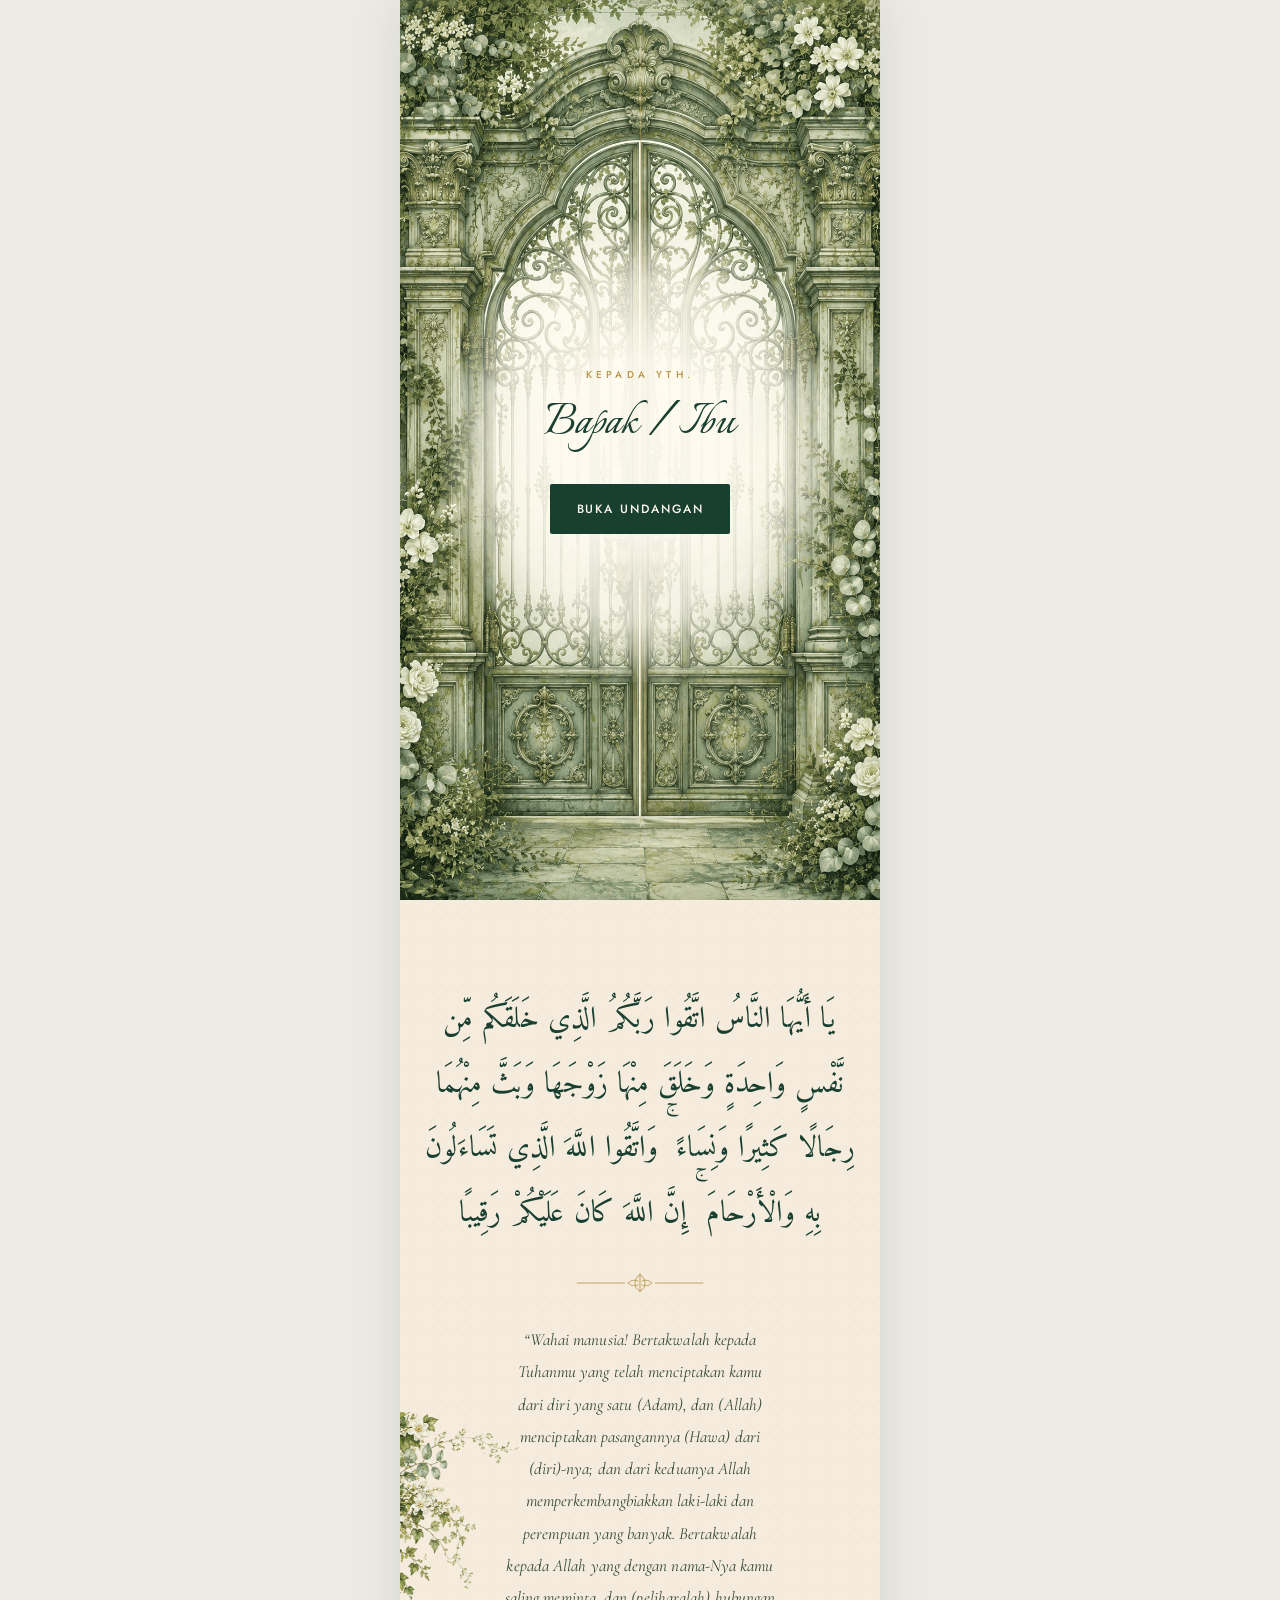
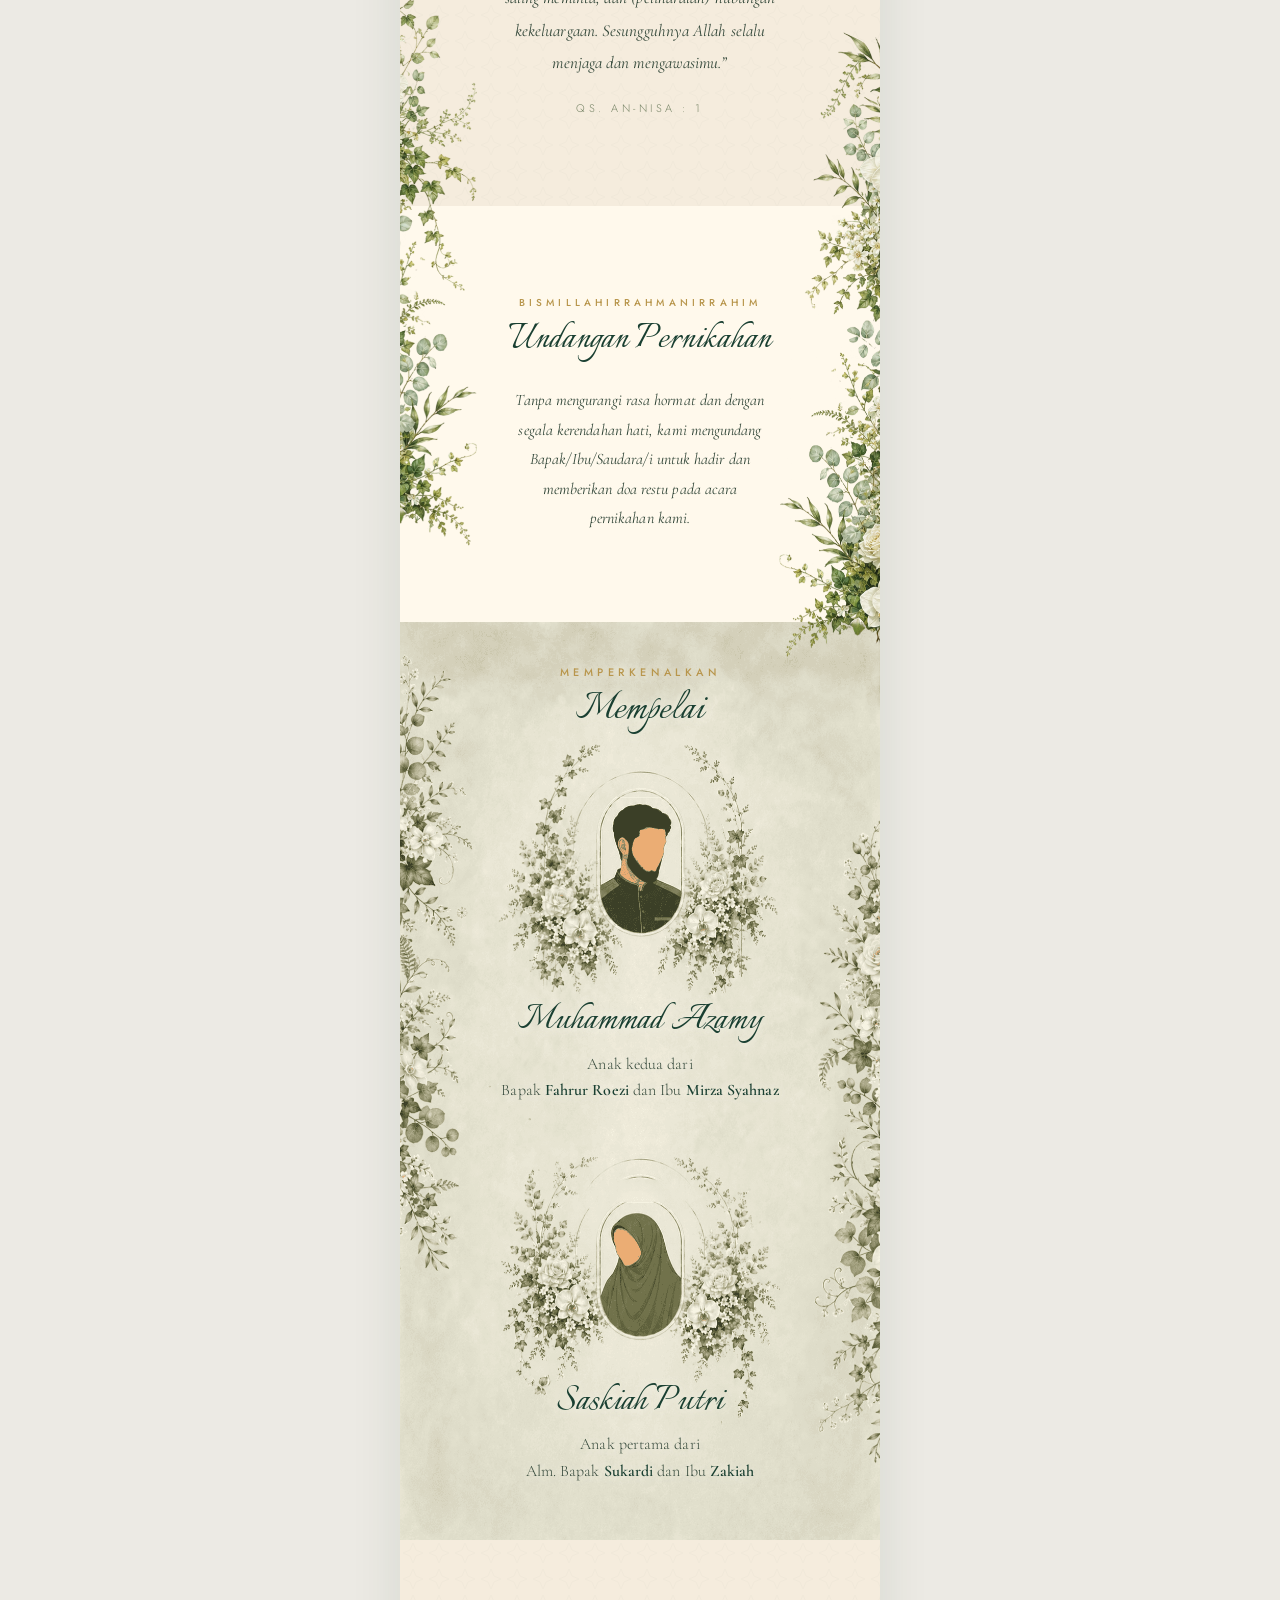
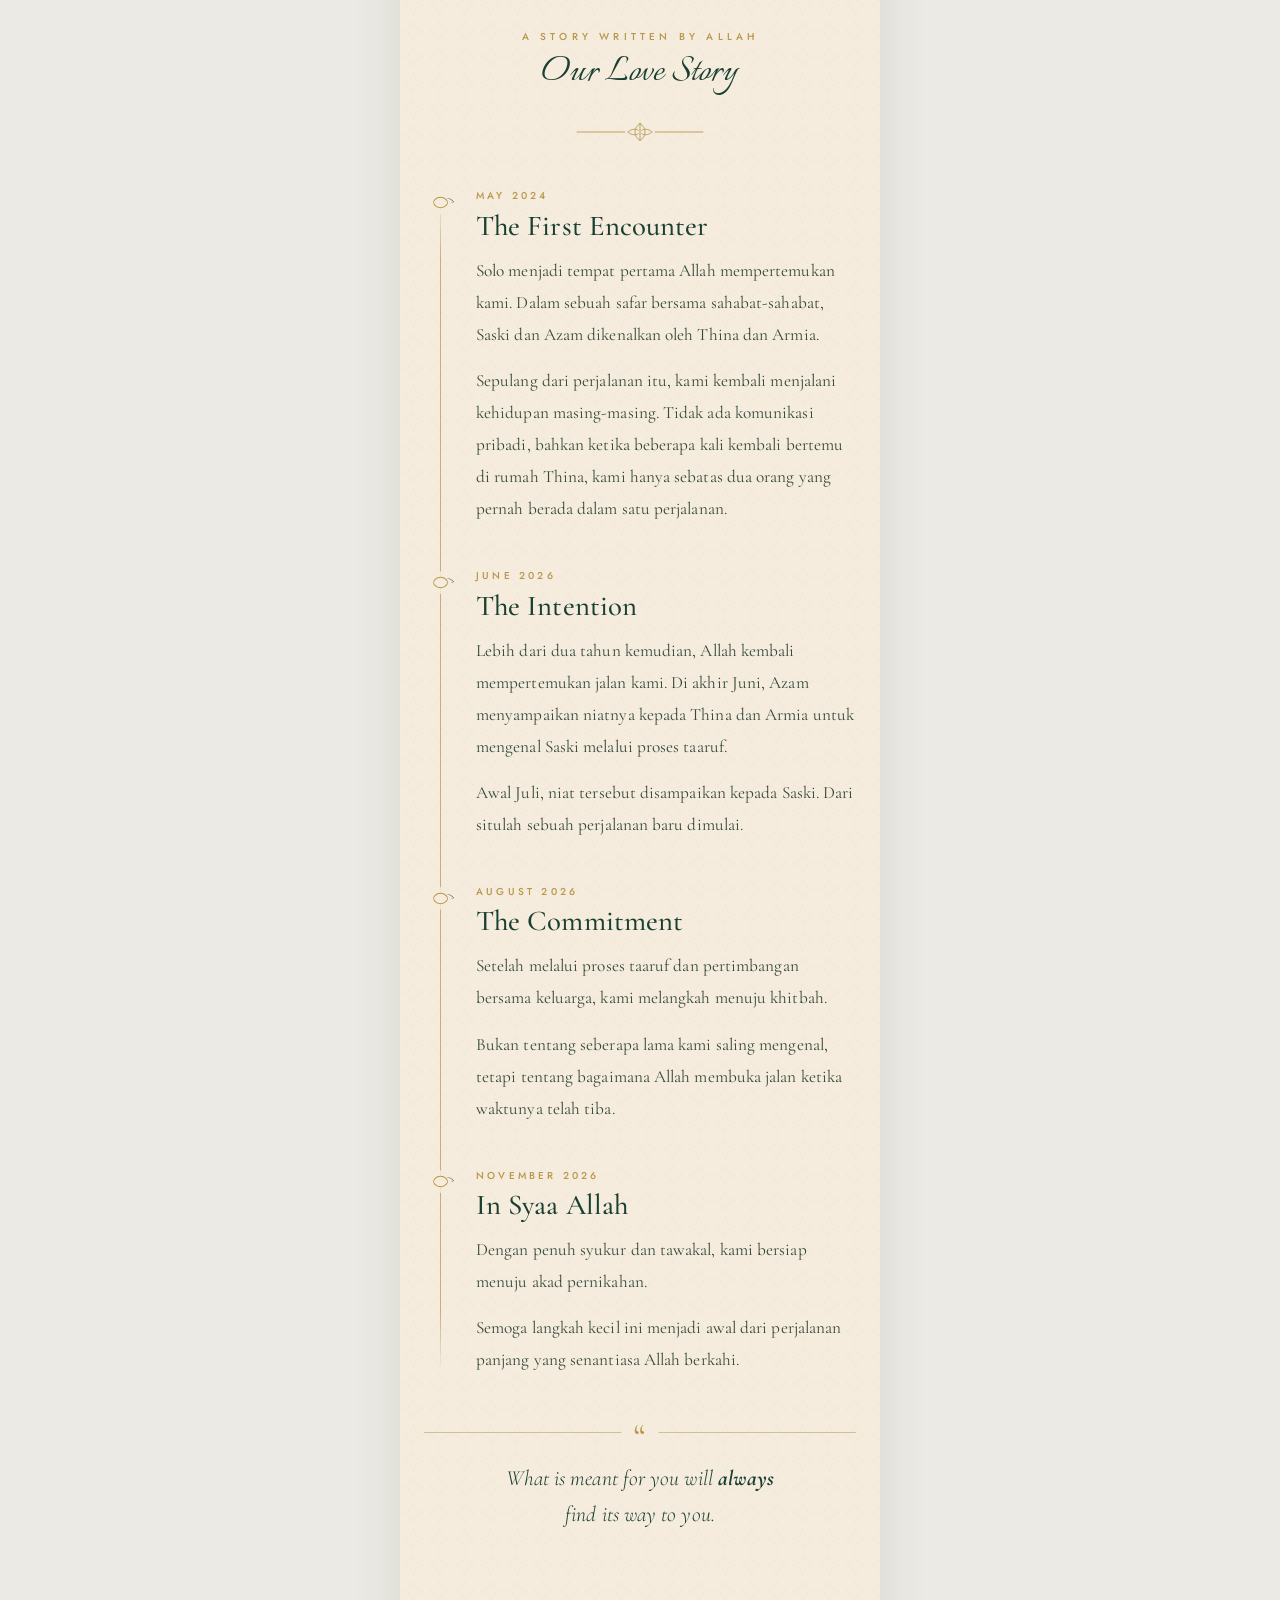
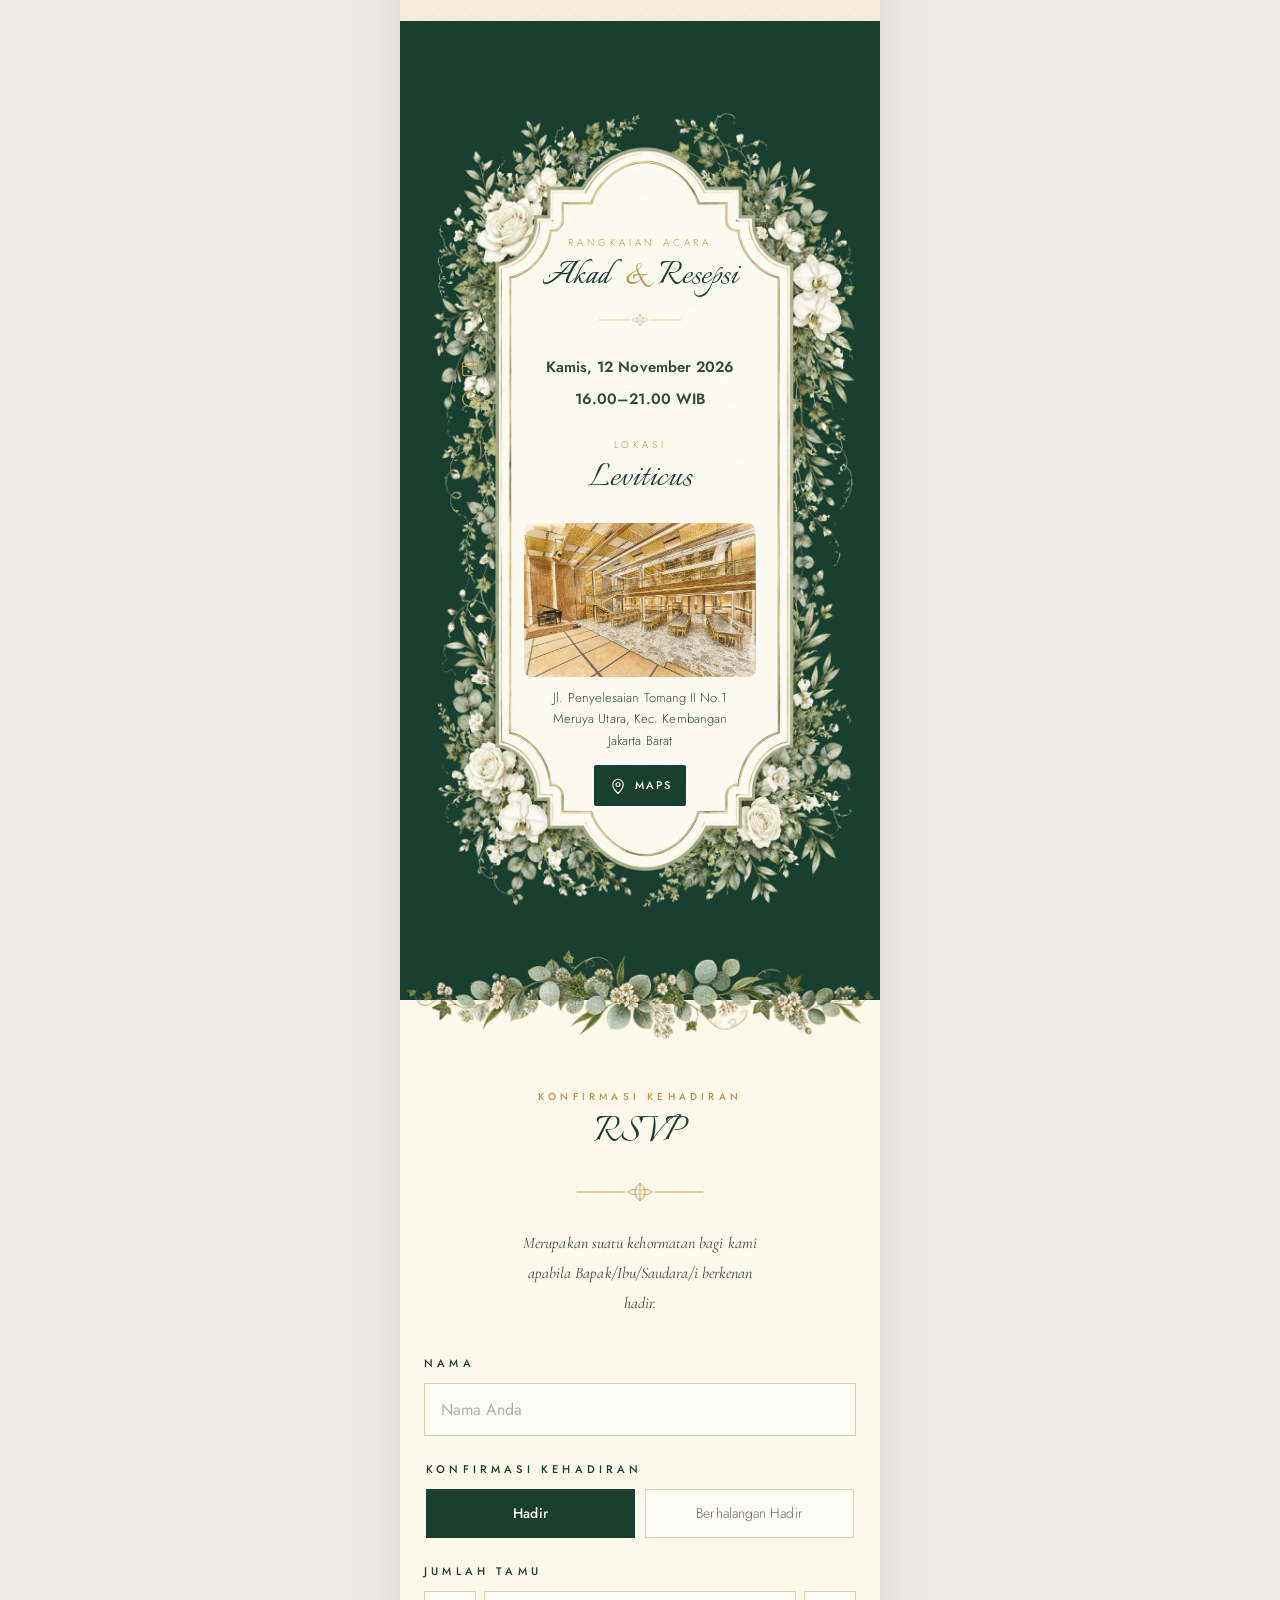
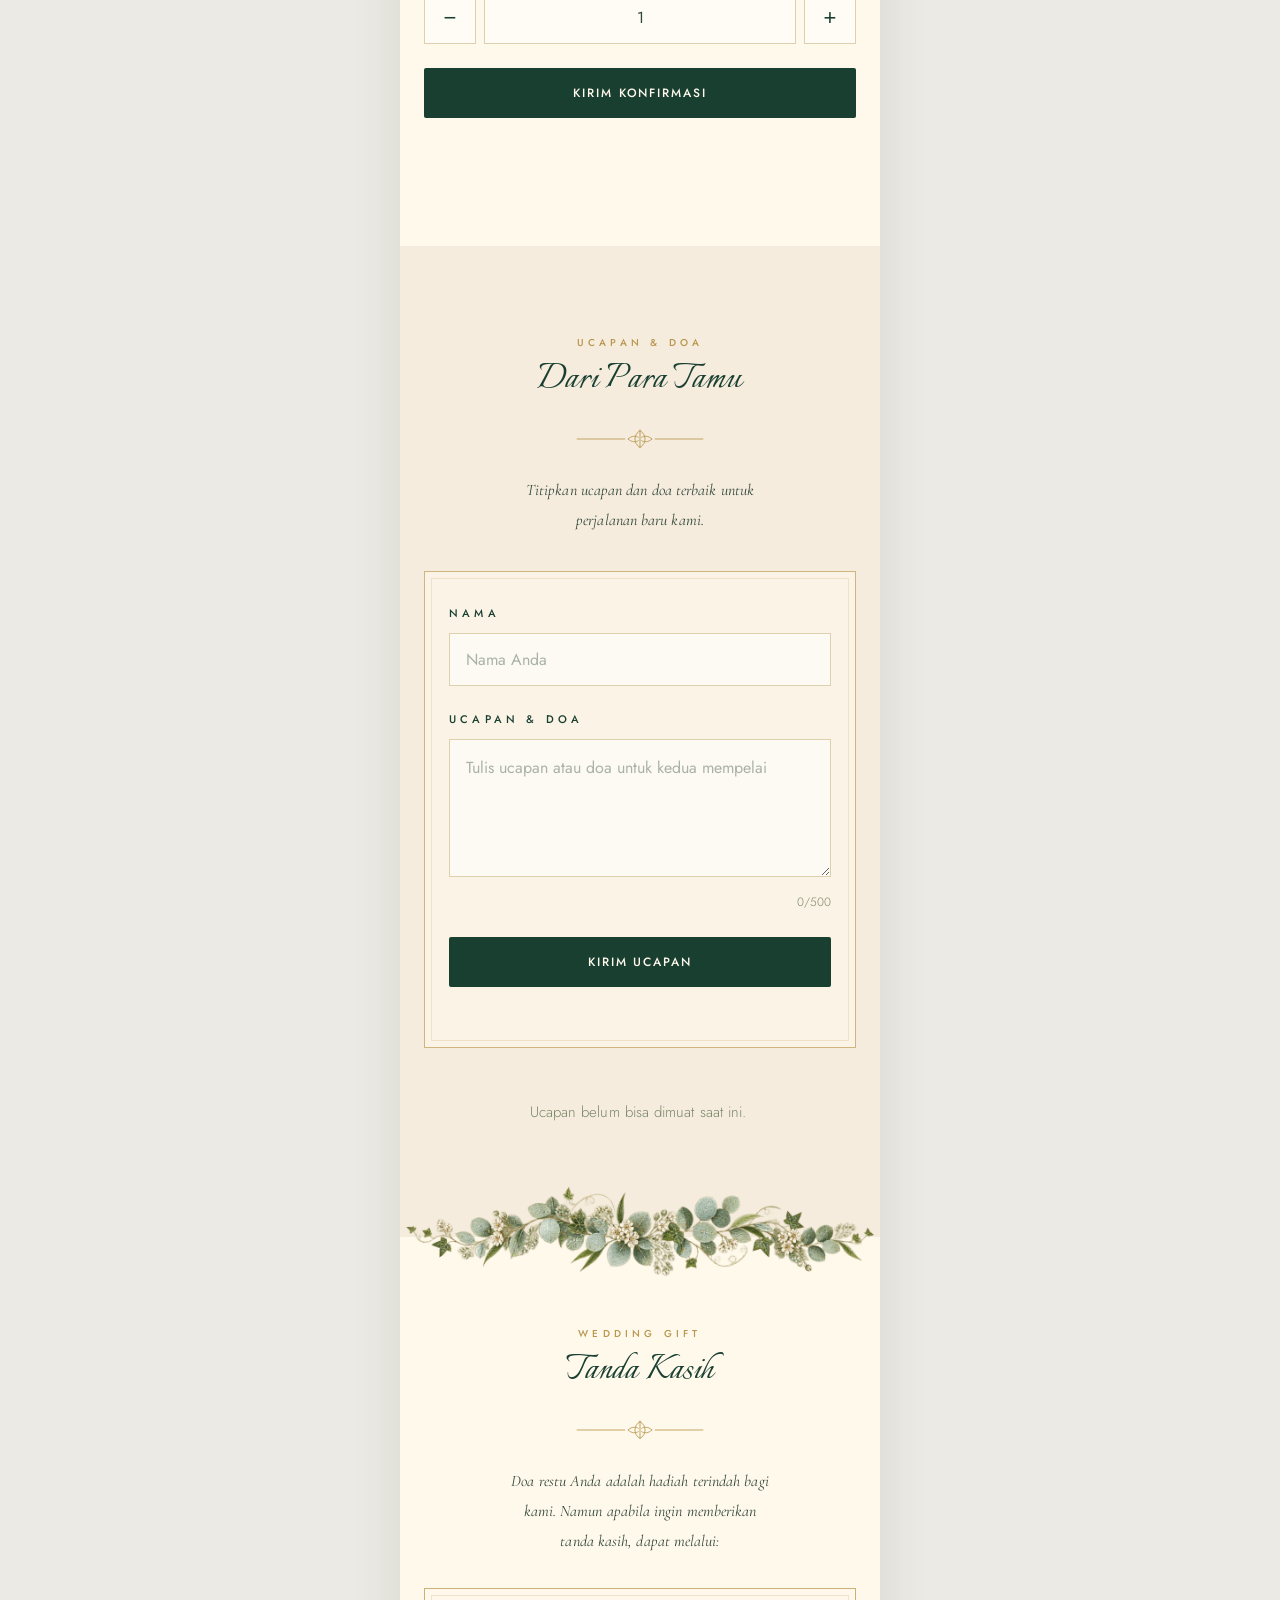
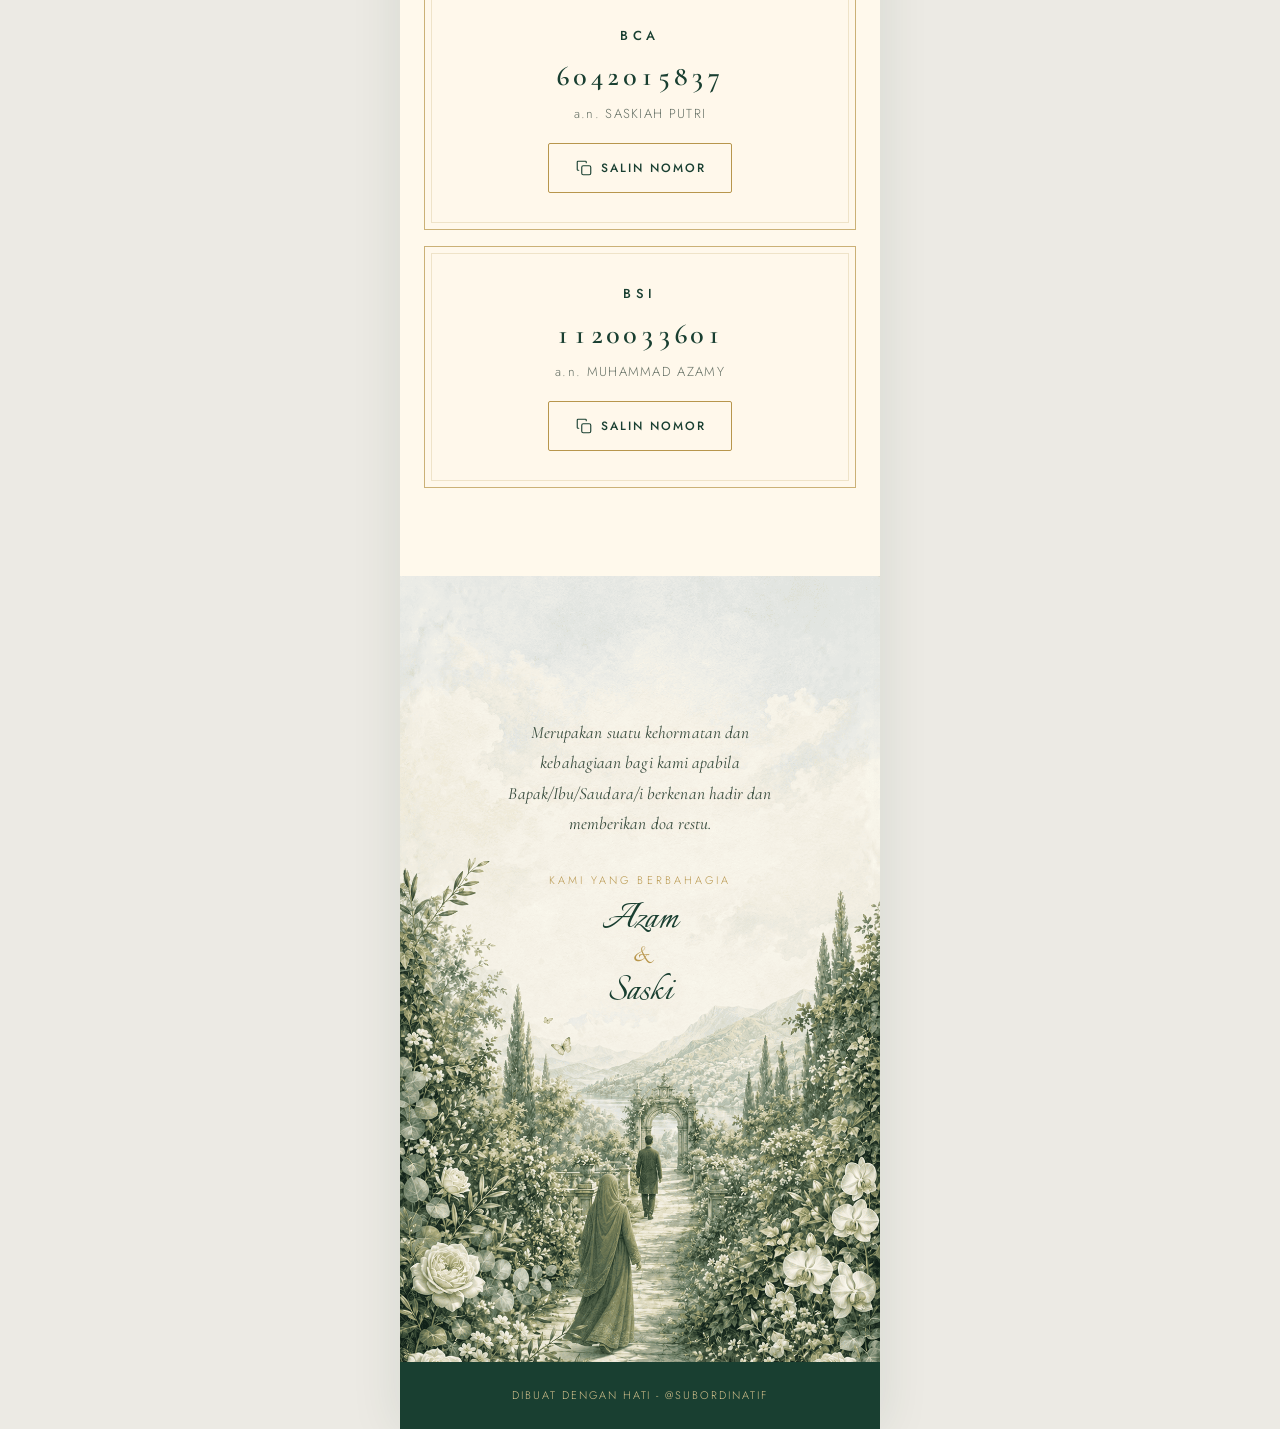
<file: index.html>
<!DOCTYPE html>
<html lang="id">
<head>
<meta charset="UTF-8">
<meta name="viewport" content="width=device-width, initial-scale=1, viewport-fit=cover">
<meta name="theme-color" content="#1F4D3A">
<meta name="description" content="Undangan pernikahan Muhammad Azamy & Saskiah Putri — Kamis, 12 November 2026.">

<!-- ============================================================
     GANTI DATA UNDANGAN DI script.js → objek WEDDING_CONFIG
     Teks di dalam elemen ber-atribut data-wc hanyalah cadangan
     kalau JavaScript gagal jalan. Sumber kebenaran = WEDDING_CONFIG.
     ============================================================ -->

<title>Ayi &amp; Saski Wedding's Invitation</title>

<link rel="icon" type="image/png" sizes="64x64" href="assets/img/favicon.png">
<link rel="apple-touch-icon" sizes="180x180" href="assets/img/apple-touch-icon.png">

<link rel="preconnect" href="https://fonts.googleapis.com">
<link rel="preconnect" href="https://fonts.gstatic.com" crossorigin>
<link rel="stylesheet" href="https://fonts.googleapis.com/css2?family=Italianno&family=Cormorant+Garamond:ital,wght@0,400;0,500;0,600;1,400;1,500&family=Jost:wght@300;400;500;600&family=Amiri:wght@400;700&display=swap">
<link rel="stylesheet" href="style.css?v=20260904-1">

<!-- Tanpa JavaScript: cover disembunyikan dan halaman tetap bisa dibaca
     seluruhnya. Undangan tidak pernah terkunci. -->
<noscript><style>
  #cover { display: none !important; }
  body { overflow: auto !important; height: auto !important; }
</style></noscript>
</head>
<body>

<!-- ============================================================
     SPRITE SVG — semua ornamen & ikon didefinisikan sekali di sini,
     lalu dipakai ulang lewat <use>. Tidak ada file gambar eksternal.
     ============================================================ -->
<svg class="sprite" aria-hidden="true" focusable="false" xmlns="http://www.w3.org/2000/svg">
  <defs>
    <!-- pola geometris islami (bintang 8). Ubin kecil & sangat samar —
         ini tekstur kertas, bukan wallpaper. -->
    <pattern id="pat-star" width="26" height="26" patternUnits="userSpaceOnUse">
      <g fill="none" stroke="currentColor" stroke-width=".7">
        <path d="M13 3 L16 10 L23 13 L16 16 L13 23 L10 16 L3 13 L10 10 Z"/>
      </g>
    </pattern>
  </defs>

  <!-- Daun tunggal: ujung menghadap ATAS, pangkal di titik (0,0).
       Sengaja <g> di dalam <defs>, BUKAN <symbol> — <symbol> membuat
       viewport baru, sehingga <use> tanpa width/height akan
       meregangkan daunnya sebesar seluruh rumpun. -->
  <defs>
  <g id="s-leaf">
    <path d="M0 0 C7 -8 7.5 -22 0 -32 C-7.5 -22 -7 -8 0 0Z"/>
    <path d="M0 -2 L0 -28" stroke="var(--cream)" stroke-width=".8" fill="none" opacity=".28"/>
  </g>

  <!-- bunga kecil lima kelopak -->
  <g id="s-flower">
    <g fill="var(--cream)">
      <ellipse cx="0"    cy="-5.4" rx="3"   ry="4.1"/>
      <ellipse cx="5.1"  cy="-1.7" rx="3"   ry="4.1" transform="rotate(72)"/>
      <ellipse cx="3.2"  cy="4.4"  rx="3"   ry="4.1" transform="rotate(144)"/>
      <ellipse cx="-3.2" cy="4.4"  rx="3"   ry="4.1" transform="rotate(216)"/>
      <ellipse cx="-5.1" cy="-1.7" rx="3"   ry="4.1" transform="rotate(288)"/>
    </g>
    <circle cx="0" cy="0" r="1.9" fill="var(--gold)"/>
  </g>
  </defs>

  <!-- kupu-kupu: dua pasang sayap, badan, sungut -->
  <symbol id="s-bfly" viewBox="0 0 40 32">
    <path d="M20 15 C14.5 3.5 4.5 1.5 3 9.5 C1.8 16.5 10 18.8 20 15Z"/>
    <path d="M20 15 C25.5 3.5 35.5 1.5 37 9.5 C38.2 16.5 30 18.8 20 15Z"/>
    <path d="M20 15 C15.5 22 8.5 26.5 6.4 21.5 C4.8 17.6 12 14.8 20 15Z"/>
    <path d="M20 15 C24.5 22 31.5 26.5 33.6 21.5 C35.2 17.6 28 14.8 20 15Z"/>
    <ellipse cx="20" cy="15.5" rx="1.3" ry="6.2"/>
    <path d="M19.4 9.6 C17.6 6 15.6 4.2 13.6 3.4 M20.6 9.6 C22.4 6 24.4 4.2 26.4 3.4"
          fill="none" stroke="currentColor" stroke-width="1" stroke-linecap="round"/>
  </symbol>

  <!-- ===========================================================
       RUMPUN DAUN SUDUT
       Kipas daun yang memancar dari sudut kiri-bawah. Dipakai apa
       adanya di kiri, dan dicerminkan (scale -1,1) untuk sisi kanan.
       Tiga nada hijau memberi kedalaman; daun belakang lebih pucat
       dan lebih panjang, daun depan lebih pekat dan lebih pendek.
       =========================================================== -->
  <symbol id="s-cluster" viewBox="0 0 170 130">
    <!-- lapis belakang: sage pucat, daun terpanjang -->
    <g fill="var(--sage)" opacity=".55">
      <use href="#s-leaf" transform="translate(14,128) rotate(4)   scale(1.9)"/>
      <use href="#s-leaf" transform="translate(14,128) rotate(27)  scale(1.75)"/>
      <use href="#s-leaf" transform="translate(20,130) rotate(50)  scale(1.6)"/>
      <use href="#s-leaf" transform="translate(26,130) rotate(72)  scale(1.4)"/>
      <use href="#s-leaf" transform="translate(70,130) rotate(38)  scale(1.5)"/>
      <use href="#s-leaf" transform="translate(70,130) rotate(62)  scale(1.3)"/>
    </g>

    <!-- lapis tengah: hijau sedang -->
    <g fill="var(--green-mid)">
      <use href="#s-leaf" transform="translate(8,130)  rotate(-8)  scale(1.6)"/>
      <use href="#s-leaf" transform="translate(12,130) rotate(16)  scale(1.5)"/>
      <use href="#s-leaf" transform="translate(22,130) rotate(40)  scale(1.35)"/>
      <use href="#s-leaf" transform="translate(34,130) rotate(60)  scale(1.2)"/>
      <use href="#s-leaf" transform="translate(48,130) rotate(74)  scale(1.1)"/>
      <use href="#s-leaf" transform="translate(64,130) rotate(52)  scale(1.15)"/>
      <use href="#s-leaf" transform="translate(88,130) rotate(70)  scale(1)"/>
    </g>

    <!-- lapis depan: hijau tua, daun terpendek -->
    <g fill="var(--green-deep)" opacity=".92">
      <use href="#s-leaf" transform="translate(4,130)  rotate(10)  scale(1.15)"/>
      <use href="#s-leaf" transform="translate(18,130) rotate(32)  scale(1.05)"/>
      <use href="#s-leaf" transform="translate(36,130) rotate(54)  scale(.95)"/>
      <use href="#s-leaf" transform="translate(56,130) rotate(68)  scale(.85)"/>
    </g>

    <!-- bunga krem kecil, diselipkan di antara daun -->
    <use href="#s-flower" transform="translate(26,96)  scale(.85)"/>
    <use href="#s-flower" transform="translate(52,112) scale(.62)"/>
    <use href="#s-flower" transform="translate(9,114)  scale(.5)"/>
  </symbol>

  <!-- ranting pembatas (ornamen emas) -->
  <symbol id="s-sprig" viewBox="0 0 160 26">
    <g fill="none" stroke="currentColor" stroke-width="1" stroke-linecap="round">
      <path d="M6 13 H62 M98 13 H154"/>
      <path d="M80 3 C88 8 88 18 80 23 C72 18 72 8 80 3Z"/>
      <path d="M80 3 V23"/>
      <path d="M66 13 C70 9 75 9 78 11 M94 13 C90 9 85 9 82 11"/>
      <path d="M66 13 C70 17 75 17 78 15 M94 13 C90 17 85 17 82 15"/>
    </g>
  </symbol>

  <!-- ikon garis -->
  <symbol id="i-cal" viewBox="0 0 24 24"><g fill="none" stroke="currentColor" stroke-width="1.5" stroke-linecap="round"><rect x="3" y="5" width="18" height="16" rx="2"/><path d="M3 10h18M8 3v4M16 3v4"/></g></symbol>
  <symbol id="i-clock" viewBox="0 0 24 24"><g fill="none" stroke="currentColor" stroke-width="1.5" stroke-linecap="round"><circle cx="12" cy="12" r="9"/><path d="M12 7v5l3.5 2"/></g></symbol>
  <symbol id="i-pin" viewBox="0 0 24 24"><g fill="none" stroke="currentColor" stroke-width="1.5" stroke-linecap="round"><path d="M12 22s7-6.4 7-12A7 7 0 0 0 5 10c0 5.6 7 12 7 12Z"/><circle cx="12" cy="10" r="2.6"/></g></symbol>
  <symbol id="i-dir" viewBox="0 0 24 24"><g fill="none" stroke="currentColor" stroke-width="1.5" stroke-linecap="round" stroke-linejoin="round"><path d="M12 2 2.5 21 12 17l9.5 4Z"/></g></symbol>
  <symbol id="i-music" viewBox="0 0 24 24"><g fill="none" stroke="currentColor" stroke-width="1.5" stroke-linecap="round"><path d="M9 18V5l10-2v13"/><circle cx="6" cy="18" r="3"/><circle cx="16" cy="16" r="3"/></g></symbol>
  <symbol id="i-mute" viewBox="0 0 24 24"><g fill="none" stroke="currentColor" stroke-width="1.5" stroke-linecap="round"><path d="M9 18V5l10-2v13"/><circle cx="6" cy="18" r="3"/><circle cx="16" cy="16" r="3"/><path d="M3 3l18 18"/></g></symbol>
  <symbol id="i-copy" viewBox="0 0 24 24"><g fill="none" stroke="currentColor" stroke-width="1.5" stroke-linecap="round" stroke-linejoin="round"><rect x="9" y="9" width="12" height="12" rx="2"/><path d="M5 15H4a1 1 0 0 1-1-1V4a1 1 0 0 1 1-1h10a1 1 0 0 1 1 1v1"/></g></symbol>
  <symbol id="i-check" viewBox="0 0 24 24"><g fill="none" stroke="currentColor" stroke-width="2" stroke-linecap="round" stroke-linejoin="round"><path d="M4 12.5 9.5 18 20 6.5"/></g></symbol>
  <symbol id="i-wa" viewBox="0 0 24 24"><g fill="none" stroke="currentColor" stroke-width="1.5" stroke-linecap="round" stroke-linejoin="round"><path d="M21 11.5a8.5 8.5 0 0 1-12.6 7.4L3 21l2.2-5.2A8.5 8.5 0 1 1 21 11.5Z"/></g></symbol>
  <symbol id="i-down" viewBox="0 0 24 24"><g fill="none" stroke="currentColor" stroke-width="1.5" stroke-linecap="round" stroke-linejoin="round"><path d="M12 4v14M6 13l6 6 6-6"/></g></symbol>
</svg>


<!-- ============================================================
     00 · COVER — gerbang taman yang membuka menuju undangan
     ============================================================ -->
<div id="cover" class="cover">

  <!-- Satu foto utuh dicrop oleh dua panel. Saat panel bergeser, garis
       tengah pada pintu asli tetap menjadi poros bukaan yang natural. -->
  <div class="gate gate--l" aria-hidden="true">
    <img class="gate__art" src="assets/img/gate.png" alt="" fetchpriority="high">
  </div>
  <div class="gate gate--r" aria-hidden="true">
    <img class="gate__art" src="assets/img/gate.png" alt="" fetchpriority="high">
  </div>

  <span class="gate__seam" aria-hidden="true"></span>

  <div class="cover__text">
    <p class="eyebrow">Kepada Yth.</p>
    <h1 class="cover__guest" id="guestName">Armia &amp; Istri</h1>
    <button type="button" class="btn btn--primary cover__btn" id="openBtn">
      Buka Undangan
    </button>
    <!-- <p class="cover__hint">Mohon nyalakan suara untuk pengalaman terbaik</p> -->
  </div>
</div>


<!-- ============================================================
     KONTEN UTAMA
     ============================================================ -->
<main id="main" class="main">

  <!-- pita berjalan atas -->
  <div class="marquee" aria-hidden="true">
    <div class="marquee__track" id="marqueeTop"></div>
  </div>

  <!-- ---------- 01 · HERO ---------- -->
  <section id="hero" class="sec sec--hero" tabindex="-1" aria-labelledby="heroNames">
    <img class="hero__art" src="assets/img/arc.png" alt="" fetchpriority="high">
    <span class="hero__veil" aria-hidden="true"></span>

    <div class="bfly-field" data-parallax="0.1" aria-hidden="true">
      <span class="bfly bfly--1"><img src="assets/img/butterfly.png" alt=""></span>
      <span class="bfly bfly--2"><img src="assets/img/butterfly.png" alt=""></span>
      <span class="bfly bfly--3"><img src="assets/img/butterfly.png" alt=""></span>
    </div>

    <div class="wrap hero__in">
      <p class="eyebrow reveal">The Wedding Of</p>
      <h2 class="names reveal" id="heroNames">
        <span class="names__n" data-wc="groom">Azam</span>
        <span class="names__amp" aria-hidden="true">&amp;</span>
        <span class="names__n" data-wc="bride">Saski</span>
      </h2>
      <svg class="ornament reveal" aria-hidden="true"><use href="#s-sprig"/></svg>
      <!-- <p class="lead reveal">Dengan memohon rahmat dan ridho Allah SWT</p> -->
      <p class="hero__date reveal" data-wc="dateLongUpper">KAMIS, 12 NOVEMBER 2026</p>
      <span class="scroll-cue reveal" aria-hidden="true"><svg><use href="#i-down"/></svg></span>
    </div>
  </section>


  <!-- ---------- 02 · COUNTDOWN ---------- -->
  <!-- <section id="countdown" class="sec sec--green sec--count" aria-labelledby="countLbl">
    <svg class="count__art" viewBox="0 0 360 300" preserveAspectRatio="xMidYMax slice" aria-hidden="true">
      <path class="arch-gold" d="M78 290 L78 150 C78 106 112 74 180 66 C248 74 282 106 282 150 L282 290"/>
      <use href="#s-cluster" x="-16" y="188" width="130" height="130" opacity=".9"/>
      <use href="#s-cluster" x="-16" y="188" width="130" height="130" opacity=".9" transform="translate(360,0) scale(-1,1)"/>
    </svg>
    <div class="wrap center count__in">
      <p class="eyebrow eyebrow--on-green reveal">Menuju Hari Bahagia</p>
      <svg class="ornament ornament--gold reveal" aria-hidden="true"><use href="#s-sprig"/></svg>
      <h2 class="sr-only" id="countLbl">Hitung mundur menuju hari pernikahan</h2>

      <div class="count" id="countdownBox" role="timer" aria-live="off">
        <div class="count__unit"><span class="count__num" id="cdDays">000</span><span class="count__lbl">Hari</span></div>
        <span class="count__sep" aria-hidden="true">&middot;</span>
        <div class="count__unit"><span class="count__num" id="cdHours">00</span><span class="count__lbl">Jam</span></div>
        <span class="count__sep" aria-hidden="true">&middot;</span>
        <div class="count__unit"><span class="count__num" id="cdMins">00</span><span class="count__lbl">Menit</span></div>
        <span class="count__sep" aria-hidden="true">&middot;</span>
        <div class="count__unit"><span class="count__num" id="cdSecs">00</span><span class="count__lbl">Detik</span></div>
      </div>
      <p class="count__done" id="countdownDone" hidden>Alhamdulillah, hari bahagia telah tiba.</p>

      <a class="btn btn--gold reveal" id="calendarBtn" href="#" download="undangan-azamy-saskiah.ics">
        <svg aria-hidden="true"><use href="#i-cal"/></svg> Simpan ke Kalender
      </a>
    </div>
  </section> -->


  <!-- ---------- 03 · AYAT / DOA ---------- -->
  <section id="ayat" class="sec sec--ivory sec--pattern" aria-labelledby="ayatLbl">
    <div class="wrap wrap--narrow center">
      <h2 class="sr-only" id="ayatLbl">Ayat pilihan</h2>
      <!-- GANTI: ayat / doa pilihan Anda -->
      <p class="arabic reveal" lang="ar" dir="rtl">يَا أَيُّهَا النَّاسُ اتَّقُوا رَبَّكُمُ الَّذِي خَلَقَكُم مِّن نَّفْسٍ وَاحِدَةٍ وَخَلَقَ مِنْهَا زَوْجَهَا وَبَثَّ مِنْهُمَا رِجَالًا كَثِيرًا وَنِسَاءً ۚ وَاتَّقُوا اللَّهَ الَّذِي تَسَاءَلُونَ بِهِ وَالْأَرْحَامَ ۚ إِنَّ اللَّهَ كَانَ عَلَيْكُمْ رَقِيبًا</p>
      <svg class="ornament reveal" aria-hidden="true"><use href="#s-sprig"/></svg>
      <p class="verse reveal">&ldquo;Wahai manusia! Bertakwalah kepada Tuhanmu yang telah menciptakan kamu dari diri yang satu (Adam), dan (Allah) menciptakan pasangannya (Hawa) dari (diri)-nya; dan dari keduanya Allah memperkembangbiakkan laki-laki dan perempuan yang banyak. Bertakwalah kepada Allah yang dengan nama-Nya kamu saling meminta, dan (peliharalah) hubungan kekeluargaan. Sesungguhnya Allah selalu menjaga dan mengawasimu.&rdquo;</p>
      <p class="source reveal">QS. An-Nisa : 1</p>
    </div>
  </section>


  <div class="section-border reveal" aria-hidden="true">
    <img class="section-border__art" src="assets/img/border.png" alt="" loading="lazy">
  </div>


  <!-- ---------- 03 · MEMPELAI ---------- -->
  <section id="mempelai" class="sec" aria-labelledby="mempelaiLbl">
    <div class="bfly-field bfly-field--mempelai" aria-hidden="true">
      <span class="bfly bfly--m1"><img src="assets/img/butterfly.png" alt=""></span>
      <span class="bfly bfly--m2"><img src="assets/img/butterfly.png" alt=""></span>
      <span class="bfly bfly--m3"><img src="assets/img/butterfly.png" alt=""></span>
    </div>

    <div class="wrap center mempelai__intro">
      <p class="eyebrow reveal">Bismillahirrahmanirrahim</p>
      <h2 class="sec__title reveal" id="mempelaiLbl">Undangan Pernikahan</h2>
      <p class="lead lead--tight reveal">Tanpa mengurangi rasa hormat dan dengan segala kerendahan hati, kami mengundang Bapak/Ibu/Saudara/i untuk hadir dan memberikan doa restu pada acara pernikahan kami.</p>
    </div>

    <figure class="couple reveal">
      <img class="couple__artwork" src="assets/img/couple.png" alt="Ilustrasi Muhammad Azamy dan Saskiah Putri dalam taman bunga" loading="lazy">

      <div class="couple__intro">
        <p class="couple__intro-label">MEMPERKENALKAN</p>
        <p class="couple__intro-title">Mempelai</p>
      </div>

      <div class="couple__copy couple__copy--groom">
        <h3 class="couple__name" data-wc="groomFull">Muhammad Azamy</h3>
        <p class="couple__parents">Anak kedua dari<br>Bapak <b data-wc="groomFather">Fahrur Roezi</b> dan Ibu <b data-wc="groomMother">Mirza Syahnaz</b></p>
      </div>

      <div class="couple__copy couple__copy--bride">
        <h3 class="couple__name" data-wc="brideFull">Saskiah Putri</h3>
        <p class="couple__parents">Anak pertama dari<br>Alm. Bapak <b data-wc="brideFather">Sukardi</b> dan Ibu <b data-wc="brideMother">Zakiah</b></p>
      </div>
    </figure>
  </section>


  <!-- ---------- 04 · LOVE STORY ---------- -->
  <section id="love-story" class="sec sec--ivory sec--pattern" aria-labelledby="loveStoryLbl">
    <div class="bfly-field bfly-field--story" aria-hidden="true">
      <span class="bfly bfly--s1"><img src="assets/img/butterfly.png" alt=""></span>
      <span class="bfly bfly--s2"><img src="assets/img/butterfly.png" alt=""></span>
      <span class="bfly bfly--s3"><img src="assets/img/butterfly.png" alt=""></span>
    </div>

    <div class="wrap story">
      <header class="story__intro center">
        <p class="eyebrow reveal">A story written by Allah</p>
        <h2 class="sec__title reveal" id="loveStoryLbl">Our Love Story</h2>
        <svg class="ornament reveal" aria-hidden="true"><use href="#s-sprig"/></svg>
      </header>

      <ol class="story__timeline">
        <li class="story__moment reveal" data-stagger="0">
          <span class="story__bud" aria-hidden="true"></span>
          <article class="story__chapter">
            <time datetime="2024-05">May 2024</time>
            <h3>The First Encounter</h3>
            <p>Solo menjadi tempat pertama Allah mempertemukan kami. Dalam sebuah safar bersama sahabat-sahabat, Saski dan Azam dikenalkan oleh Thina dan Armia.</p>
            <p>Sepulang dari perjalanan itu, kami kembali menjalani kehidupan masing-masing. Tidak ada komunikasi pribadi, bahkan ketika beberapa kali kembali bertemu di rumah Thina, kami hanya sebatas dua orang yang pernah berada dalam satu perjalanan.</p>
          </article>
        </li>

        <li class="story__moment reveal" data-stagger="1">
          <span class="story__bud" aria-hidden="true"></span>
          <article class="story__chapter">
            <time datetime="2026-06">June 2026</time>
            <h3>The Intention</h3>
            <p>Lebih dari dua tahun kemudian, Allah kembali mempertemukan jalan kami. Di akhir Juni, Azam menyampaikan niatnya kepada Thina dan Armia untuk mengenal Saski melalui proses taaruf.</p>
            <p>Awal Juli, niat tersebut disampaikan kepada Saski. Dari situlah sebuah perjalanan baru dimulai.</p>
          </article>
        </li>

        <li class="story__moment reveal" data-stagger="2">
          <span class="story__bud" aria-hidden="true"></span>
          <article class="story__chapter">
            <time datetime="2026-08">August 2026</time>
            <h3>The Commitment</h3>
            <p>Setelah melalui proses taaruf dan pertimbangan bersama keluarga, kami melangkah menuju khitbah.</p>
            <p>Bukan tentang seberapa lama kami saling mengenal, tetapi tentang bagaimana Allah membuka jalan ketika waktunya telah tiba.</p>
          </article>
        </li>

        <li class="story__moment reveal" data-stagger="3">
          <span class="story__bud" aria-hidden="true"></span>
          <article class="story__chapter">
            <time datetime="2026-11">November 2026</time>
            <h3>In Syaa Allah</h3>
            <p>Dengan penuh syukur dan tawakal, kami bersiap menuju akad pernikahan.</p>
            <p>Semoga langkah kecil ini menjadi awal dari perjalanan panjang yang senantiasa Allah berkahi.</p>
          </article>
        </li>
      </ol>

      <blockquote class="story__quote reveal">
        <p>What is meant for you will <b>always</b><br>
           find its way to you.</p>
      </blockquote>
    </div>
  </section>


  <!-- ---------- 05 · ACARA (hijau) ---------- -->
  <section id="acara" class="sec sec--green" aria-labelledby="acaraLbl">
    <div class="wrap events">
      <article class="ev ev--continuous reveal">
        <img class="ev__frame" src="assets/img/frame.png" alt="" aria-hidden="true">
        <p class="ev__kicker">Rangkaian Acara</p>
        <h2 class="ev__name" id="acaraLbl">Akad <span>&amp;</span> Resepsi</h2>
        <svg class="ornament ornament--sm" aria-hidden="true"><use href="#s-sprig"/></svg>
        <dl class="ev__rows">
          <div class="ev__row"><dt><svg aria-hidden="true"><use href="#i-cal"/></svg><span class="sr-only">Tanggal</span></dt><dd data-wc="dateLong">Kamis, 12 November 2026</dd></div>
          <div class="ev__row"><dt><svg aria-hidden="true"><use href="#i-clock"/></svg><span class="sr-only">Waktu</span></dt><dd data-wc="eventTime">16.00–21.00 WIB</dd></div>
        </dl>

        <div class="ev__venue">
          <p class="ev__kicker ev__venue-kicker">Lokasi</p>
          <h3 class="ev__name ev__venue-name" data-wc="venueName">Leviticus</h3>
          <img class="ev__venue-photo" src="assets/img/leviticus.png" alt="Leviticus" loading="lazy">
          <div class="mapcard__body">
            <p class="mapcard__addr" data-wc-lines="venueAddressLines">
              <span>Jl. Penyelesaian Tomang II No.1</span>
              <span>Meruya Utara, Kec. Kembangan</span>
              <span>Jakarta Barat</span>
            </p>
            <a class="btn btn--primary" id="mapsBtn" href="#" target="_blank" rel="noopener noreferrer">
              <svg aria-hidden="true"><use href="#i-pin"/></svg> Maps
            </a>
          </div>
        </div>
      </article>
    </div>
    <img class="acara-rsvp-divider" src="assets/img/divider.png" alt="" aria-hidden="true">
  </section>


  <!-- ---------- 08 · RSVP ---------- -->
  <section id="rsvp" class="sec" aria-labelledby="rsvpLbl">
    <div class="bfly-field bfly-field--rsvp" aria-hidden="true">
      <span class="bfly bfly--r1"><img src="assets/img/butterfly.png" alt=""></span>
      <span class="bfly bfly--r2"><img src="assets/img/butterfly.png" alt=""></span>
      <span class="bfly bfly--r3"><img src="assets/img/butterfly.png" alt=""></span>
    </div>

    <div class="wrap wrap--narrow center">
      <p class="eyebrow reveal">Konfirmasi Kehadiran</p>
      <h2 class="sec__title reveal" id="rsvpLbl">RSVP</h2>
      <svg class="ornament reveal" aria-hidden="true"><use href="#s-sprig"/></svg>
      <p class="lead lead--tight reveal">Merupakan suatu kehormatan bagi kami apabila Bapak/Ibu/Saudara/i berkenan hadir.</p>

      <form class="form reveal" id="rsvpForm" novalidate>
        <div class="field">
          <label for="rsvpName">Nama</label>
          <input type="text" id="rsvpName" name="nama" required maxlength="80" autocomplete="name" placeholder="Nama Anda">
          <p class="field__err" id="errName" hidden>Mohon isi nama Anda.</p>
        </div>

        <fieldset class="field">
          <legend>Konfirmasi kehadiran</legend>
          <div class="choice">
            <label class="choice__opt">
              <input type="radio" name="kehadiran" value="Hadir" required checked>
              <span>Hadir</span>
            </label>
            <label class="choice__opt">
              <input type="radio" name="kehadiran" value="Berhalangan Hadir">
              <span>Berhalangan Hadir</span>
            </label>
          </div>
        </fieldset>

        <div class="field" id="guestCountField">
          <label for="rsvpCount">Jumlah tamu</label>
          <div class="stepper">
            <button type="button" class="stepper__btn" id="cntMinus" aria-label="Kurangi jumlah tamu">&minus;</button>
            <input type="number" id="rsvpCount" name="jumlah" value="1" min="1" max="10" inputmode="numeric" aria-live="polite">
            <button type="button" class="stepper__btn" id="cntPlus" aria-label="Tambah jumlah tamu">+</button>
          </div>
        </div>

        <!-- honeypot anti-spam: disembunyikan dari manusia, diisi oleh bot -->
        <div class="hp" aria-hidden="true">
          <label for="rsvpWebsite">Website</label>
          <input type="text" id="rsvpWebsite" name="website" tabindex="-1" autocomplete="off">
        </div>

        <button type="submit" class="btn btn--primary btn--block" id="rsvpSubmit">Kirim Konfirmasi</button>

        <p class="form__status" id="rsvpStatus" role="status" aria-live="polite"></p>
      </form>
    </div>
  </section>


  <!-- ---------- 09 · UCAPAN & DOA ---------- -->
  <section id="ucapan" class="sec sec--ivory" aria-labelledby="ucapanLbl">
    <div class="wrap wrap--narrow center">
      <p class="eyebrow reveal">Ucapan &amp; Doa</p>
      <h2 class="sec__title reveal" id="ucapanLbl">Dari Para Tamu</h2>
      <svg class="ornament reveal" aria-hidden="true"><use href="#s-sprig"/></svg>
      <p class="lead lead--tight reveal">Titipkan ucapan dan doa terbaik untuk perjalanan baru kami.</p>

      <form class="form wish-form reveal" id="wishForm" novalidate>
        <div class="field">
          <label for="wishName">Nama</label>
          <input type="text" id="wishName" name="nama" required maxlength="80" autocomplete="name" placeholder="Nama Anda">
          <p class="field__err" id="wishErrName" hidden>Mohon isi nama Anda.</p>
        </div>
        <div class="field">
          <label for="wishMessage">Ucapan &amp; doa</label>
          <textarea id="wishMessage" name="ucapan" rows="4" required maxlength="500" placeholder="Tulis ucapan atau doa untuk kedua mempelai"></textarea>
          <p class="field__err" id="wishErrMessage" hidden>Mohon tulis ucapan atau doa Anda.</p>
          <p class="field__count"><span id="wishCount">0</span>/500</p>
        </div>
        <div class="hp" aria-hidden="true">
          <label for="wishWebsite">Website</label>
          <input type="text" id="wishWebsite" name="website" tabindex="-1" autocomplete="off">
        </div>
        <button type="submit" class="btn btn--primary btn--block" id="wishSubmit">Kirim Ucapan</button>
        <p class="form__status" id="wishStatus" role="status" aria-live="polite"></p>
      </form>
    </div>
    <div class="wrap wrap--narrow">
      <div class="wishes" id="wishesList" aria-live="polite" aria-busy="true">
        <p class="wishes__state" id="wishesState">Memuat ucapan&hellip;</p>
      </div>
    </div>
    <img class="ucapan-closing-divider" src="assets/img/divider.png" alt="" aria-hidden="true">
  </section>


  <!-- ---------- 10 · HADIAH ---------- -->
  <section id="hadiah" class="sec" aria-labelledby="hadiahLbl">
    <div class="wrap wrap--narrow center">
      <p class="eyebrow reveal">Wedding Gift</p>
      <h2 class="sec__title reveal" id="hadiahLbl">Tanda Kasih</h2>
      <svg class="ornament reveal" aria-hidden="true"><use href="#s-sprig"/></svg>
      <p class="lead lead--tight reveal">Doa restu Anda adalah hadiah terindah bagi kami. Namun apabila ingin memberikan tanda kasih, dapat melalui:</p>

      <div class="gifts" id="giftList"></div>
    </div>
  </section>


  <!-- ---------- 11 · PENUTUP ---------- -->
  <section id="penutup" class="sec sec--closing" aria-labelledby="penutupLbl">
    <img class="closing__art" src="assets/img/ending.png" alt="" loading="lazy" decoding="async">

    <div class="bfly-field bfly-field--closing" aria-hidden="true">
      <span class="bfly bfly--c1"><img src="assets/img/butterfly.png" alt=""></span>
      <span class="bfly bfly--c2"><img src="assets/img/butterfly.png" alt=""></span>
      <span class="bfly bfly--c3"><img src="assets/img/butterfly.png" alt=""></span>
    </div>

    <div class="wrap wrap--narrow center closing__in">
      <h2 class="sr-only" id="penutupLbl">Penutup</h2>
      <p class="lead reveal">Merupakan suatu kehormatan dan kebahagiaan bagi kami apabila Bapak/Ibu/Saudara/i berkenan hadir dan memberikan doa restu.</p>
      <p class="closing__from reveal">Kami yang berbahagia</p>
      <p class="names names--closing reveal">
        <span class="names__n" data-wc="groom">Muhammad Azamy</span>
        <span class="names__amp" aria-hidden="true">&amp;</span>
        <span class="names__n" data-wc="bride">Saskiah Putri</span>
      </p>
    </div>

    <footer class="foot">
      <p>dibuat dengan hati - @subordinatif</p>
    </footer>
  </section>

  <!-- pita berjalan bawah -->
  <div class="marquee marquee--foot" aria-hidden="true">
    <div class="marquee__track" id="marqueeBot"></div>
  </div>

</main>


<!-- kontrol musik -->
<button type="button" class="musicbtn" id="musicBtn" aria-pressed="false" aria-label="Matikan musik" hidden>
  <svg class="musicbtn__on" aria-hidden="true"><use href="#i-music"/></svg>
  <svg class="musicbtn__off" aria-hidden="true"><use href="#i-mute"/></svg>
</button>

<audio id="bgAudio" loop preload="none"></audio>

<script src="form-data.js?v=20260902-2"></script>
<script src="script.js?v=20260902-2"></script>
</body>
</html>
</file>
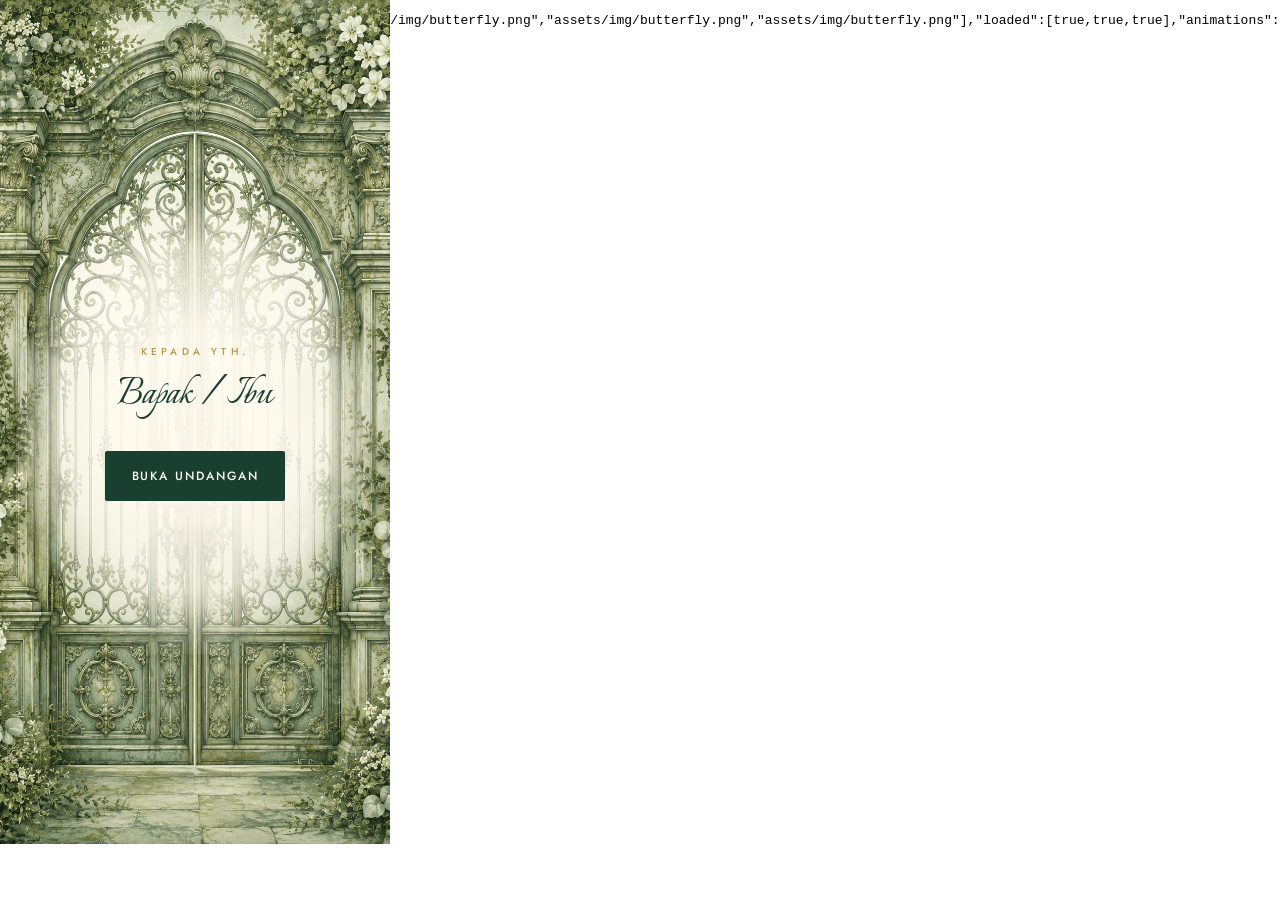
<file: tests/butterfly-sections.probe.html>
<!doctype html>
<html lang="en">
<meta charset="utf-8">
<title>Butterfly sections probe</title>
<iframe id="subject" src="/index.html?butterfly-sections-probe=1" style="position:fixed;inset:0;width:390px;height:844px;border:0"></iframe>
<pre id="result">waiting</pre>
<script>
  const frame = document.querySelector('#subject');

  frame.addEventListener('load', async () => {
    const doc = frame.contentDocument;
    await doc.fonts.ready;

    const sectionIds = ['hero', 'mempelai', 'rsvp', 'penutup'];
    const sections = Object.fromEntries(sectionIds.map(id => {
      const section = doc.querySelector(`#${id}`);
      const butterflies = [...section.querySelectorAll('.bfly img')];
      const fields = [...section.querySelectorAll('.bfly-field')];

      return [id, {
        count: butterflies.length,
        sources: butterflies.map(img => img.getAttribute('src')),
        loaded: butterflies.map(img => Boolean(img.complete && img.naturalWidth && img.naturalHeight)),
        animations: butterflies.map(img => frame.contentWindow.getComputedStyle(img.closest('.bfly')).animationName),
        pointerEvents: fields.map(field => frame.contentWindow.getComputedStyle(field).pointerEvents),
      }];
    }));

    document.querySelector('#result').textContent = JSON.stringify({
      sections,
      legacyHeroButterflies: doc.querySelectorAll('#hero .bfly use[href="#s-bfly"]').length,
    });
  });
</script>
</html>
</file>
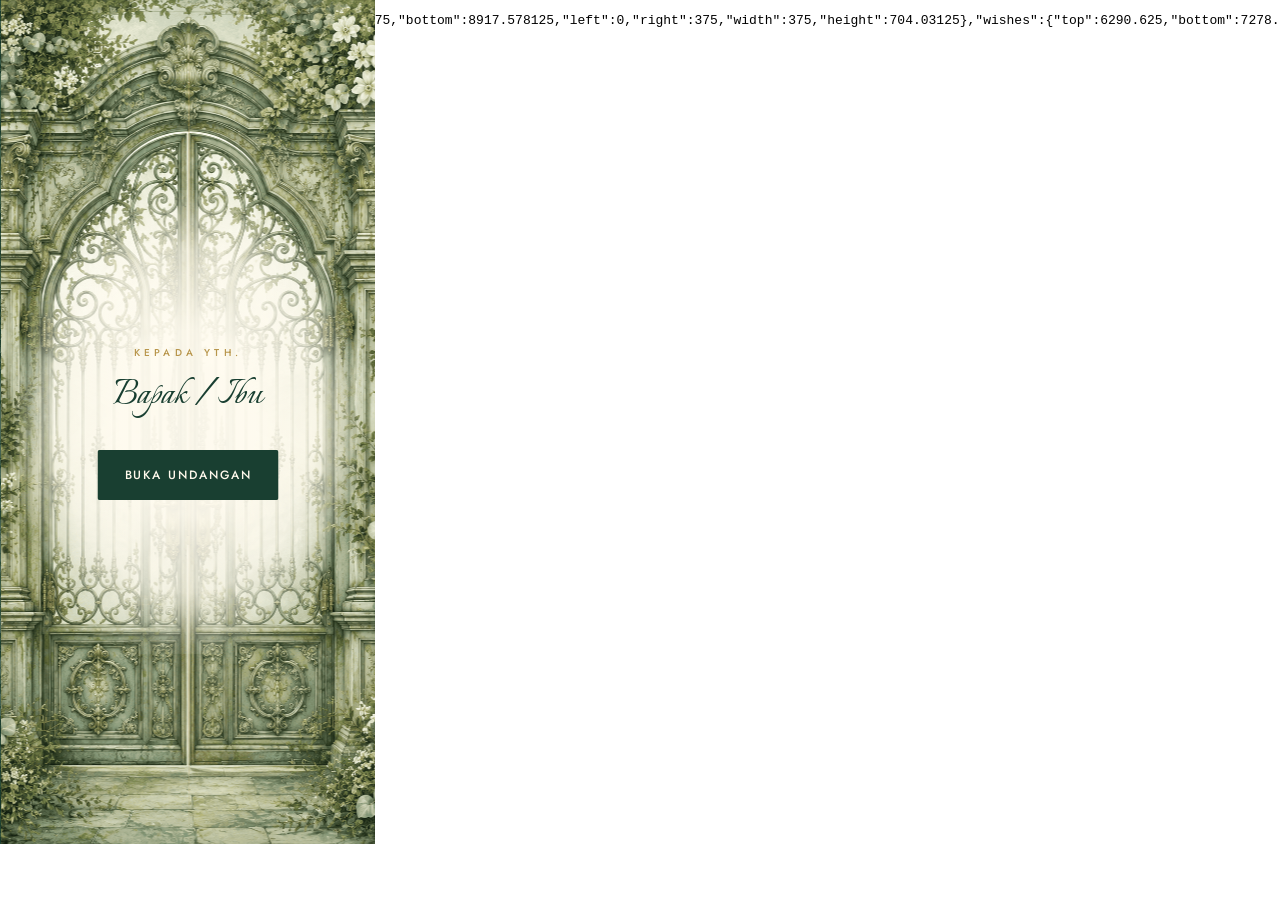
<file: tests/closing-background.probe.html>
<!doctype html>
<html lang="en">
<meta charset="utf-8">
<title>Closing background mobile probe</title>
<iframe id="subject" src="/index.html?closing-background-probe=1" style="position:fixed;inset:0;width:375px;height:844px;border:0"></iframe>
<pre id="result">waiting</pre>
<script>
  const frame = document.querySelector('#subject');

  frame.addEventListener('load', async () => {
    const doc = frame.contentDocument;
    await doc.fonts.ready;
    const closing = doc.querySelector('#penutup');
    const wishes = doc.querySelector('#ucapan');
    const gifts = doc.querySelector('#hadiah');
    const art = closing.querySelector('.closing__art');
    const content = closing.querySelector('.closing__in');
    const footer = doc.querySelector('.foot');
    const divider = wishes.querySelector('.ucapan-closing-divider');
    const stylesheet = doc.querySelector('link[rel="stylesheet"][href^="style.css"]');
    const localScripts = [...doc.querySelectorAll('script[src]')]
      .map(script => script.getAttribute('src'))
      .filter(src => src === 'form-data.js' || src === 'script.js' || src?.startsWith('form-data.js?') || src?.startsWith('script.js?'));
    const rect = element => {
      if (!element) return null;
      const box = element.getBoundingClientRect();
      return { top: box.top, bottom: box.bottom, left: box.left, right: box.right, width: box.width, height: box.height };
    };

    for (const reveal of closing.querySelectorAll('.reveal')) {
      reveal.style.transition = 'none';
      reveal.classList.add('is-in');
    }

    document.querySelector('#result').textContent = JSON.stringify({
      viewportWidth: frame.contentWindow.innerWidth,
      section: rect(closing),
      wishes: rect(wishes),
      gifts: rect(gifts),
      art: rect(art),
      artSrc: art?.getAttribute('src') || null,
      artLoaded: Boolean(art?.complete && art?.naturalWidth && art?.naturalHeight),
      artFit: art ? frame.contentWindow.getComputedStyle(art).objectFit : null,
      artZIndex: art ? Number(frame.contentWindow.getComputedStyle(art).zIndex) : null,
      content: rect(content),
      contentZIndex: Number(frame.contentWindow.getComputedStyle(content).zIndex),
      footer: rect(footer),
      footerVisible: Boolean(footer && frame.contentWindow.getComputedStyle(footer).display !== 'none' && footer.getBoundingClientRect().height > 0),
      footerInsideClosing: Boolean(footer && closing.contains(footer)),
      footerZIndex: footer ? Number(frame.contentWindow.getComputedStyle(footer).zIndex) : null,
      stylesheetHref: stylesheet?.getAttribute('href') || null,
      localScriptSrcs: localScripts,
      divider: rect(divider),
      dividerSrc: divider?.getAttribute('src') || null,
      dividerZIndex: divider ? Number(frame.contentWindow.getComputedStyle(divider).zIndex) : null,
      oldOrnamentCount: closing.querySelectorAll('.layer--pattern, .scene__arch, .scene__key, .scene__leaf, .closing__vine, .ornament').length,
      hasClosingSalam: Boolean(closing.querySelector('.closing__salam')),
    });
  });
</script>
</html>
</file>
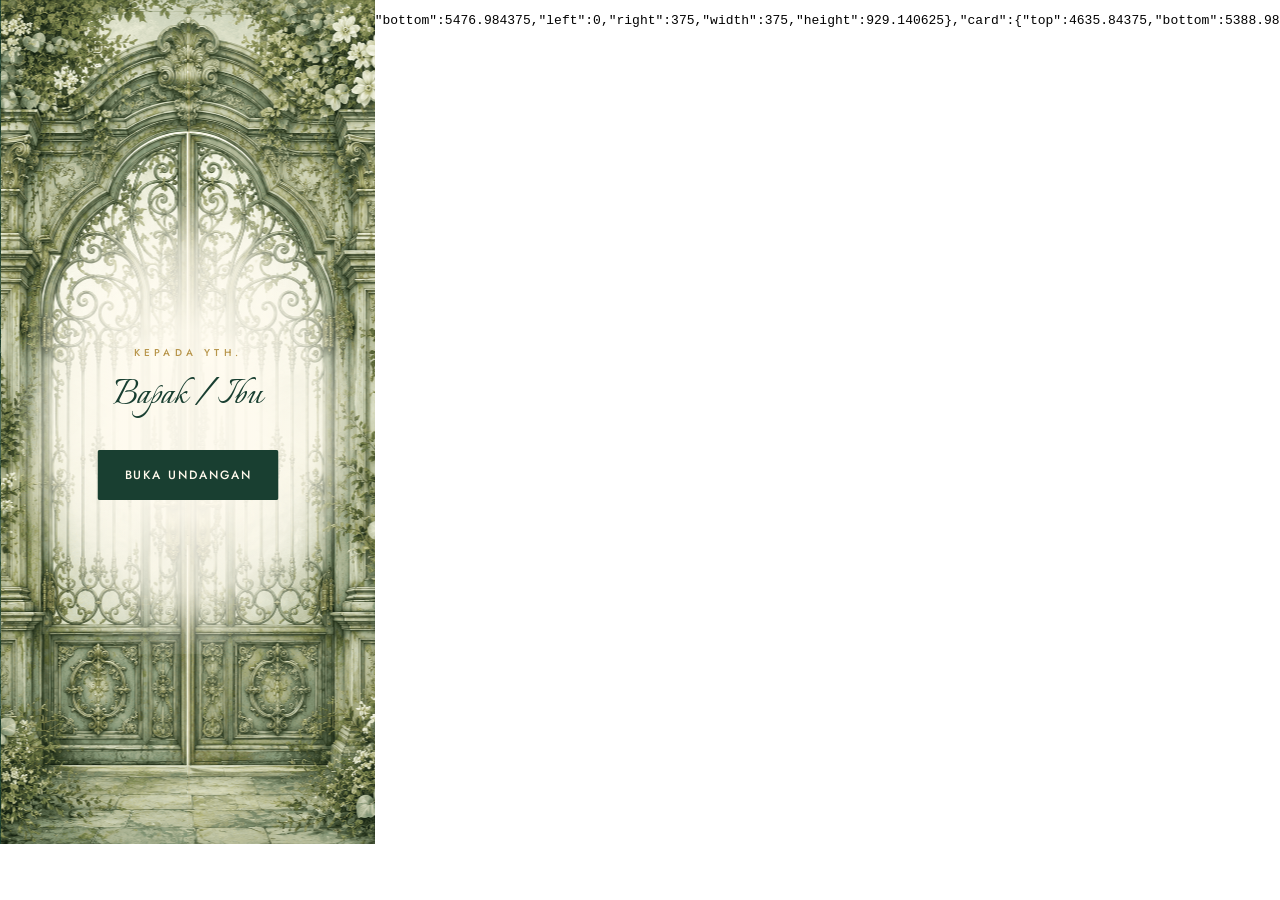
<file: tests/event-frame.probe.html>
<!doctype html>
<html lang="en">
<meta charset="utf-8">
<title>Event frame mobile probe</title>
<iframe id="subject" src="/index.html?event-frame-probe=1" style="position:fixed;inset:0;width:375px;height:844px;border:0"></iframe>
<pre id="result">waiting</pre>
<script>
  const frame = document.querySelector('#subject');

  frame.addEventListener('load', async () => {
    const doc = frame.contentDocument;
    await doc.fonts.ready;
    const eventCard = doc.querySelector('#acara .ev');
    eventCard.style.transition = 'none';
    eventCard.classList.add('is-in');
    const rect = selector => {
      const box = doc.querySelector(selector).getBoundingClientRect();
      return { top: box.top, bottom: box.bottom, left: box.left, right: box.right, width: box.width, height: box.height };
    };

    document.querySelector('#result').textContent = JSON.stringify({
      viewportWidth: frame.contentWindow.innerWidth,
      acara: rect('#acara'),
      card: rect('#acara .ev'),
      cardTransform: frame.contentWindow.getComputedStyle(doc.querySelector('#acara .ev')).transform,
      eventKicker: rect('#acara .ev > .ev__kicker'),
      eventKickerTransform: frame.contentWindow.getComputedStyle(doc.querySelector('#acara .ev > .ev__kicker')).transform,
      eventNameTransform: frame.contentWindow.getComputedStyle(doc.querySelector('#acara #acaraLbl')).transform,
      rows: rect('#acara .ev__rows'),
      rowsGap: parseFloat(frame.contentWindow.getComputedStyle(doc.querySelector('#acara .ev__rows')).rowGap),
      rowValueCenters: [...doc.querySelectorAll('#acara .ev__row dd')].map(element => {
        const box = element.getBoundingClientRect();
        return (box.left + box.right) / 2;
      }),
      rowValueHeights: [...doc.querySelectorAll('#acara .ev__row dd')].map(element => element.getBoundingClientRect().height),
      venue: (() => {
        const element = doc.querySelector('#acara .ev__venue');
        const computed = frame.contentWindow.getComputedStyle(element);
        return {
          ...rect('#acara .ev__venue'),
          borderTopWidth: computed.borderTopWidth,
          paddingTop: computed.paddingTop,
        };
      })(),
      venueKicker: rect('#acara .ev__venue-kicker'),
      venuePhoto: rect('#acara .ev__venue-photo'),
      venueAddress: rect('#acara .mapcard__addr'),
      venueAddressLines: [...doc.querySelectorAll('#acara .mapcard__addr > span')].map(element => element.innerText.trim()),
      venueAddressLineCenters: [...doc.querySelectorAll('#acara .mapcard__addr > span')].map(element => {
        const box = element.getBoundingClientRect();
        return (box.left + box.right) / 2;
      }),
      venueAddressAlign: frame.contentWindow.getComputedStyle(doc.querySelector('#acara .mapcard__addr')).textAlign,
      venueAddressStyle: (() => {
        const computed = frame.contentWindow.getComputedStyle(doc.querySelector('#acara .mapcard__addr'));
        return { fontSize: computed.fontSize, lineHeight: computed.lineHeight };
      })(),
      mapsButtonText: doc.querySelector('#mapsBtn').innerText.trim().toUpperCase(),
      mapsButton: rect('#mapsBtn'),
    });
  });
</script>
</html>
</file>
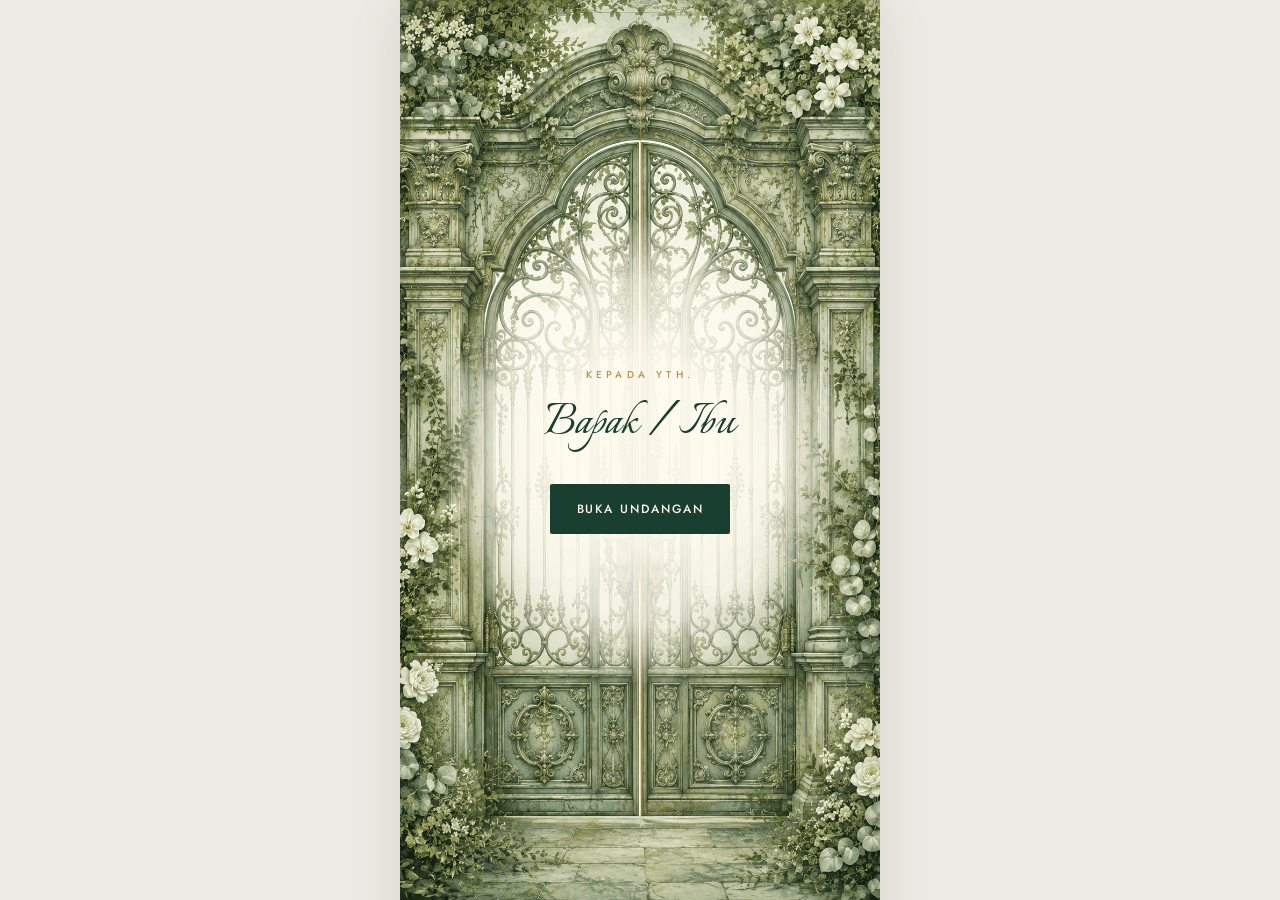
<file: tests/hero-width.probe.html>
<!doctype html>
<html lang="en">
<meta charset="utf-8">
<title>Responsive hero width probe</title>
<iframe id="subject" src="/index.html?hero-width-probe=1" style="position:fixed;inset:0;width:100%;height:100%;border:0"></iframe>
<pre id="result">waiting</pre>
<script>
  const frame = document.querySelector('#subject');

  frame.addEventListener('load', async () => {
    const doc = frame.contentDocument;
    await doc.fonts.ready;
    const rect = selector => {
      const box = doc.querySelector(selector).getBoundingClientRect();
      return { left: box.left, right: box.right, width: box.width, height: box.height };
    };

    document.querySelector('#result').textContent = JSON.stringify({
      viewportWidth: frame.contentWindow.innerWidth,
      viewportHeight: frame.contentWindow.innerHeight,
      hero: rect('#hero'),
      art: rect('#hero .hero__art'),
      artFit: frame.contentWindow.getComputedStyle(doc.querySelector('#hero .hero__art')).objectFit,
    });
  });
</script>
</html>
</file>
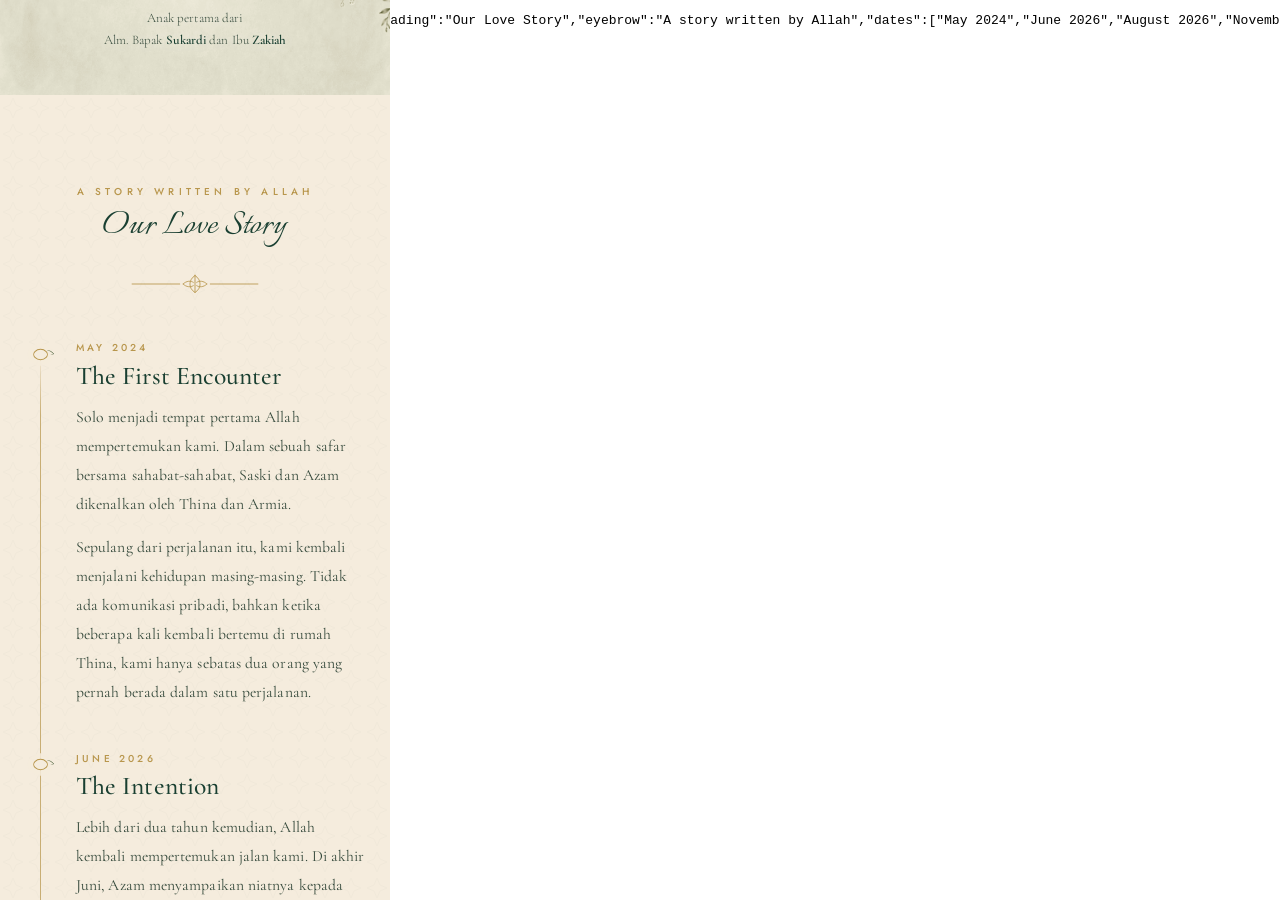
<file: tests/love-story.probe.html>
<!doctype html>
<html lang="en">
<meta charset="utf-8">
<title>Love story section probe</title>
<iframe id="subject" src="/index.html?love-story-probe=1" style="position:fixed;inset:0;width:390px;height:100vh;border:0"></iframe>
<pre id="result">waiting</pre>
<script>
  const frame = document.querySelector('#subject');

  frame.addEventListener('load', async () => {
    const doc = frame.contentDocument;
    await doc.fonts.ready;

    const story = doc.querySelector('#love-story');
    const mempelai = doc.querySelector('#mempelai');
    const acara = doc.querySelector('#acara');
    const moments = story ? [...story.querySelectorAll('.story__moment')] : [];
    const butterflies = story ? [...story.querySelectorAll('.bfly img')] : [];

    document.querySelector('#result').textContent = JSON.stringify({
      exists: Boolean(story),
      betweenMempelaiAndAcara: Boolean(story && mempelai && acara &&
        (mempelai.compareDocumentPosition(story) & Node.DOCUMENT_POSITION_FOLLOWING) &&
        (story.compareDocumentPosition(acara) & Node.DOCUMENT_POSITION_FOLLOWING)),
      heading: story?.querySelector('h2')?.textContent.trim() || '',
      eyebrow: story?.querySelector('.eyebrow')?.textContent.trim() || '',
      dates: moments.map(moment => moment.querySelector('time')?.textContent.trim()),
      titles: moments.map(moment => moment.querySelector('h3')?.textContent.trim()),
      quote: story?.querySelector('.story__quote')?.textContent.trim() || '',
      butterflies: butterflies.map(img => ({
        src: img.getAttribute('src'),
        loaded: Boolean(img.complete && img.naturalWidth && img.naturalHeight),
        animation: frame.contentWindow.getComputedStyle(img.closest('.bfly')).animationName,
      })),
      timelineWidth: story ? frame.contentWindow.getComputedStyle(story.querySelector('.story__timeline')).width : '',
    });

    doc.body.classList.remove('is-locked');
    doc.querySelector('#cover')?.setAttribute('hidden', '');
    story?.scrollIntoView();
  });
</script>
</html>
</file>
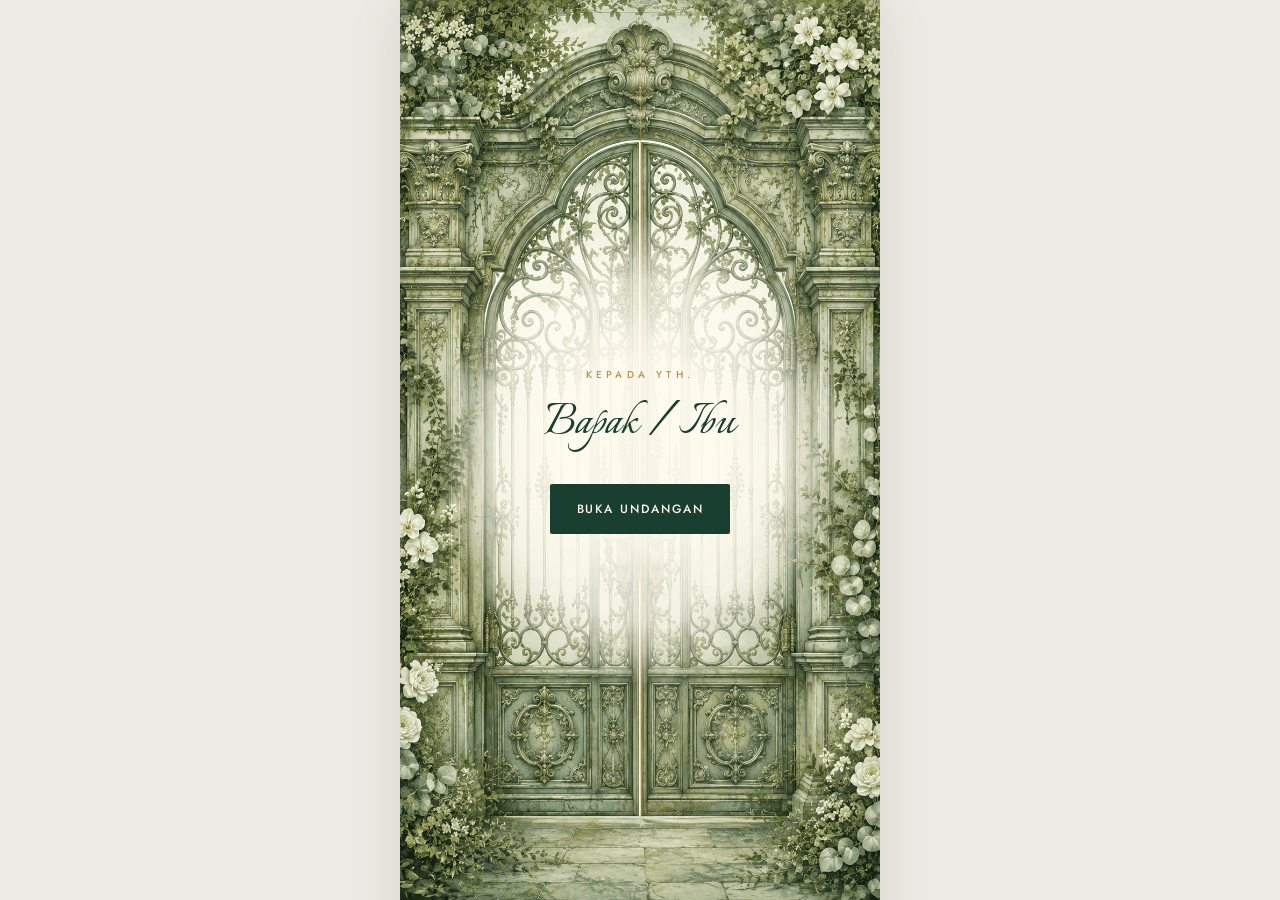
<file: tests/mobile-canvas.probe.html>
<!doctype html>
<html lang="en">
<meta charset="utf-8">
<title>Mobile canvas render probe</title>
<iframe id="subject" src="/index.html?layout-probe=1" style="position:fixed;inset:0;width:100%;height:100%;border:0"></iframe>
<pre id="result">waiting</pre>
<script>
  const frame = document.querySelector('#subject');

  frame.addEventListener('load', async () => {
    const doc = frame.contentDocument;
    const music = doc.querySelector('.musicbtn');
    music.hidden = false;
    doc.querySelectorAll('.reveal').forEach(element => {
      element.style.transition = 'none';
      element.classList.add('is-in');
    });

    const rect = selector => {
      const element = doc.querySelector(selector);
      if (!element) return null;
      const box = element.getBoundingClientRect();
      return { top: box.top, bottom: box.bottom, left: box.left, right: box.right, width: box.width, height: box.height };
    };
    const style = (selector, properties) => {
      const element = doc.querySelector(selector);
      if (!element) return null;
      const computed = frame.contentWindow.getComputedStyle(element);
      return Object.fromEntries(properties.map(property => [property, computed[property]]));
    };

    document.querySelector('#result').textContent = JSON.stringify({
      viewportWidth: frame.contentWindow.innerWidth,
      main: rect('#main'),
      cover: rect('#cover'),
      music: rect('.musicbtn'),
      countdownIsActive: Boolean(doc.querySelector('#countdown')),
      ayat: rect('#ayat'),
      mempelai: rect('#mempelai'),
      loveStory: rect('#love-story'),
      acara: rect('#acara'),
      separateLocationSection: Boolean(doc.querySelector('#lokasi')),
      eventCard: rect('#acara .ev'),
      eventRows: [...doc.querySelectorAll('#acara .ev__row')].map(row => row.innerText.replace(/\s+/g, ' ').trim()),
      eventRowWeights: [...doc.querySelectorAll('#acara .ev__row dd')].map(row => frame.contentWindow.getComputedStyle(row).fontWeight),
      eventRowValueHeights: [...doc.querySelectorAll('#acara .ev__row dd')].map(row => row.getBoundingClientRect().height),
      eventRowsBox: rect('#acara .ev__rows'),
      eventCardSurface: (() => {
        const card = doc.querySelector('#acara .ev');
        const computed = frame.contentWindow.getComputedStyle(card);
        const before = frame.contentWindow.getComputedStyle(card, '::before');
        return { backgroundColor: computed.backgroundColor, borderTopWidth: computed.borderTopWidth, boxShadow: computed.boxShadow, beforeDisplay: before.display };
      })(),
      eventFrame: rect('#acara .ev__frame'),
      eventFrameSrc: doc.querySelector('#acara .ev__frame')?.getAttribute('src'),
      eventKickerStyle: style('#acara .ev__kicker', ['fontFamily', 'fontSize', 'letterSpacing', 'textTransform', 'color']),
      venueKicker: rect('#acara .ev__venue-kicker'),
      venueKickerText: doc.querySelector('#acara .ev__venue-kicker')?.innerText.trim(),
      venueKickerStyle: style('#acara .ev__venue-kicker', ['fontFamily', 'fontSize', 'letterSpacing', 'textTransform', 'color']),
      eventNameStyle: style('#acara #acaraLbl', ['fontFamily', 'fontSize', 'fontWeight', 'lineHeight', 'color']),
      venueName: rect('#acara .ev__venue-name'),
      venueNameText: doc.querySelector('#acara .ev__venue-name')?.innerText.trim(),
      venueNameStyle: style('#acara .ev__venue-name', ['fontFamily', 'fontSize', 'fontWeight', 'lineHeight', 'color']),
      venuePhoto: rect('#acara .ev__venue-photo'),
      venuePhotoSrc: doc.querySelector('#acara .ev__venue-photo')?.getAttribute('src'),
      venuePhotoAlt: doc.querySelector('#acara .ev__venue-photo')?.getAttribute('alt'),
      venuePhotoRadius: parseFloat(frame.contentWindow.getComputedStyle(doc.querySelector('#acara .ev__venue-photo')).borderTopLeftRadius),
      venueAddress: rect('#acara .mapcard__addr'),
      venueAddressText: doc.querySelector('#acara .mapcard__addr')?.innerText.replace(/\s+/g, ' ').trim(),
      locationHint: rect('#acara .mapcard__hint'),
      locationHintText: doc.querySelector('#acara .mapcard__hint')?.innerText.replace(/\s+/g, ' ').trim(),
      mapsButton: rect('#acara #mapsBtn'),
      mapsButtonText: doc.querySelector('#acara #mapsBtn')?.innerText.replace(/\s+/g, ' ').trim(),
      rsvp: rect('#rsvp'),
      eventDivider: rect('#acara .acara-rsvp-divider'),
      eventDividerSrc: doc.querySelector('#acara .acara-rsvp-divider')?.getAttribute('src'),
      invitationIntro: rect('.mempelai__intro'),
      border: rect('.section-border'),
      coupleCanvas: rect('.couple'),
      coupleArtwork: rect('.couple__artwork'),
      coupleArtworkNaturalRatio: (() => {
        const image = doc.querySelector('.couple__artwork');
        return image?.naturalWidth && image?.naturalHeight ? image.naturalHeight / image.naturalWidth : null;
      })(),
      groomCopy: rect('.couple__copy--groom'),
      brideCopy: rect('.couple__copy--bride'),
      ampVisible: (() => {
        const amp = doc.querySelector('.couple__amp');
        return Boolean(amp && getComputedStyle(amp).display !== 'none' && amp.getBoundingClientRect().width > 0);
      })(),
      separateInviteSection: Boolean(doc.querySelector('#undangan')),
      invitationHeading: doc.querySelector('#mempelaiLbl')?.textContent.trim(),
      introductionLabel: doc.querySelector('.couple__intro-label')?.textContent.trim(),
      introductionTitle: doc.querySelector('.couple__intro-title')?.textContent.trim(),
      groomName: doc.querySelector('.couple__copy--groom .couple__name')?.textContent.trim(),
      brideName: doc.querySelector('.couple__copy--bride .couple__name')?.textContent.trim(),
      groomParents: doc.querySelector('.couple__copy--groom .couple__parents')?.innerText.replace(/\s+/g, ' ').trim(),
      brideParents: doc.querySelector('.couple__copy--bride .couple__parents')?.innerText.replace(/\s+/g, ' ').trim()
    });
  });
</script>
</html>
</file>
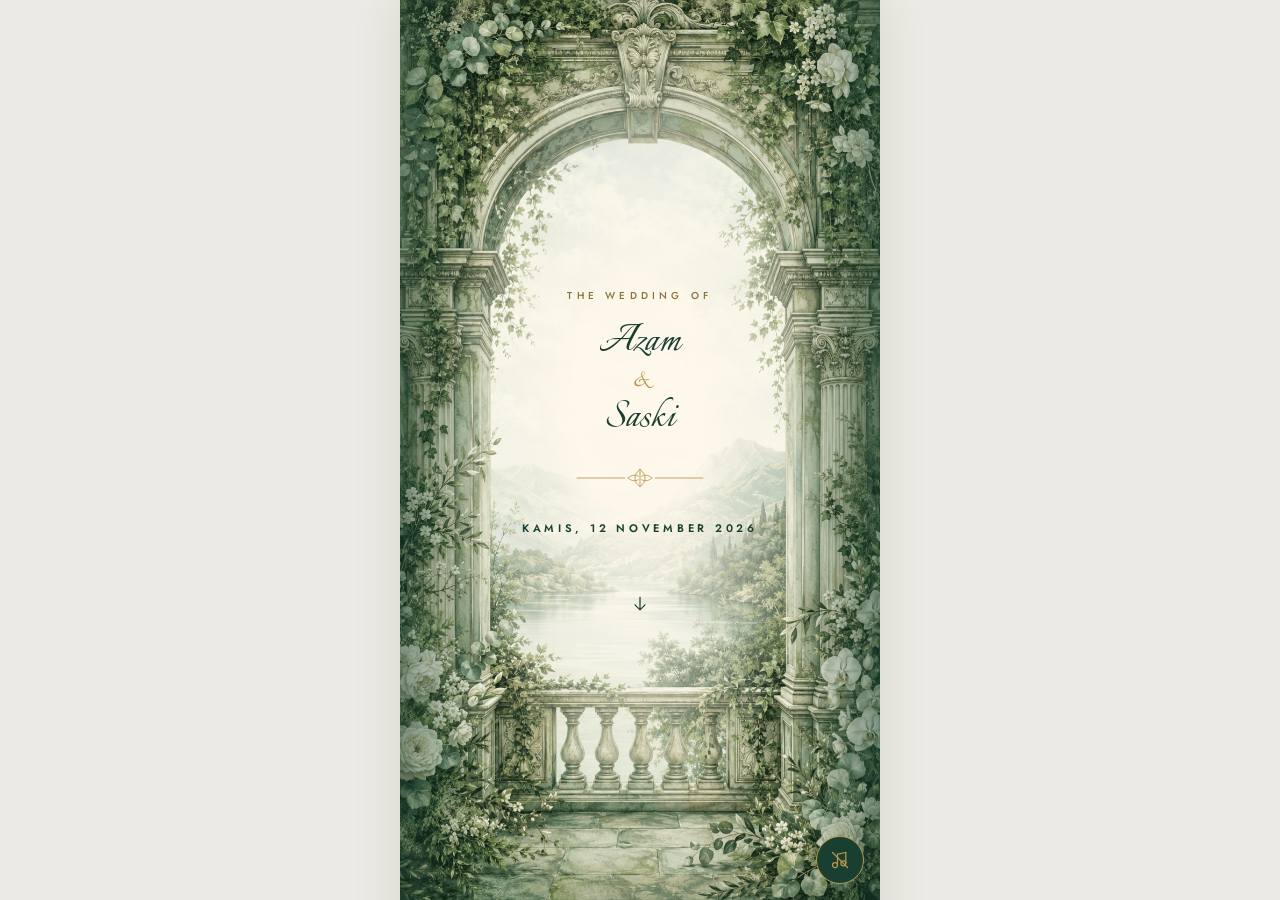
<file: tests/opening-flow.probe.html>
<!doctype html>
<html lang="en">
<meta charset="utf-8">
<title>Opening flow render probe</title>
<iframe id="subject" src="/index.html?to=Armia%20Riyan%20%26%20Istri" style="position:fixed;inset:0;width:100%;height:100%;border:0"></iframe>
<pre id="result">waiting</pre>
<script>
  const frame = document.querySelector('#subject');

  frame.addEventListener('load', () => {
    const doc = frame.contentDocument;
    const cover = doc.querySelector('#cover');
    const gateImages = [...cover.querySelectorAll('.gate img')];
    const initial = {
      label: cover.querySelector('.eyebrow')?.textContent.trim(),
      guest: cover.querySelector('#guestName')?.textContent.trim(),
      dateCount: cover.querySelectorAll('.cover__date').length,
      honorificCount: cover.querySelectorAll('.cover__hon').length,
      gateImages: gateImages.map(image => ({
        src: new URL(image.getAttribute('src'), frame.contentWindow.location.href).pathname,
        loaded: image.complete && image.naturalWidth > 0
      }))
    };

    const fallbackFrame = document.createElement('iframe');
    fallbackFrame.hidden = true;
    fallbackFrame.src = '/index.html';
    document.body.append(fallbackFrame);

    fallbackFrame.addEventListener('load', () => {
      initial.defaultGuest = fallbackFrame.contentDocument.querySelector('#guestName')?.textContent.trim();
      cover.querySelector('#openBtn').click();

    const deadline = performance.now() + 750;
    const captureOpening = () => {
      if (!cover.classList.contains('is-open') && performance.now() < deadline) {
        frame.contentWindow.setTimeout(captureOpening, 16);
        return;
      }

      const opening = {
        coverOpen: cover.classList.contains('is-open'),
        coverBackground: getComputedStyle(cover).backgroundColor,
        gateAnimations: [...cover.querySelectorAll('.gate')].map(panel => panel.getAnimations().length),
        gateDuration: getComputedStyle(cover.querySelector('.gate')).transitionDuration,
        arcAnimations: doc.querySelector('.hero__art').getAnimations().length,
        arcDuration: getComputedStyle(doc.querySelector('.hero__art')).animationDuration,
        arcDelay: getComputedStyle(doc.querySelector('.hero__art')).animationDelay,
        heroDuration: getComputedStyle(doc.querySelector('.hero__in')).animationDuration,
        heroDelay: getComputedStyle(doc.querySelector('.hero__in')).animationDelay,
        heroOpacity: getComputedStyle(doc.querySelector('.hero__in')).opacity
      };

      const settledDeadline = performance.now() + 4000;
      const captureSettled = () => {
        if (doc.querySelector('#cover') && performance.now() < settledDeadline) {
          frame.contentWindow.setTimeout(captureSettled, 25);
          return;
        }

        document.querySelector('#result').textContent = JSON.stringify({
          initial,
          opening,
          settled: {
            coverRemoved: !doc.querySelector('#cover'),
            bodyUnlocked: !doc.body.classList.contains('is-locked'),
            heroOpacity: getComputedStyle(doc.querySelector('.hero__in')).opacity,
            dateWeight: getComputedStyle(doc.querySelector('.hero__date')).fontWeight
          }
        });
      };

      captureSettled();
    };

      captureOpening();
    });
  });
</script>
</file>
<file: style.css>
/* =====================================================================
   UNDANGAN PERNIKAHAN — Muhammad Azamy & Saskiah Putri
   Balanced sanctuary: taman botani islami, krem terang + hijau hutan.

   Susunan berkas ini:
     01 Token       02 Reset & dasar    03 Tipografi     04 Tombol
     05 Ornamen     06 Cover & gerbang  07 Pita marquee  08 Hero
     09 Ayat        10 Mempelai         11 Undangan      12 Acara
     13 Countdown   14 Lokasi           15 RSVP          16 Ucapan
     17 Hadiah      18 Penutup          19 Musik         20 Gerak
     21 Desktop     22 Reduced motion
   ===================================================================== */

/* ---------------------------------------------------------------
   01 · TOKEN
   Ubah warna di sini saja — semuanya ikut.
   --------------------------------------------------------------- */
:root {
  --green-deep: #1F4D3A;
  --green-mid:  #2F6B4F;
  --sage:       #7C8F6B;
  --cream:      #FFF8E7;
  --ivory:      #F6EBD8;
  --gold:       #C2A661;
  --gold-soft:  #DCC98F;
  --text-body:  #3F5A48;
  --text-muted: #5A6B5C;
  --line:       #E4D9BE;

  --f-script: 'Italianno', 'Brush Script MT', cursive;
  --f-serif:  'Cormorant Garamond', Georgia, 'Times New Roman', serif;
  --f-sans:   'Jost', 'Segoe UI', system-ui, -apple-system, sans-serif;
  --f-arab:   'Amiri', 'Traditional Arabic', serif;

  --pad-x: 1.5rem;
  --sec-y: clamp(4.5rem, 13cqi, 8rem);
  --ease-gate: cubic-bezier(.76, 0, .24, 1);
  --ease-soft: cubic-bezier(.22, 1, .36, 1);

  /* Ubin kecil & garis tipis: ini tekstur kertas, bukan wallpaper.
     Ubin besar terbaca sebagai motif dan langsung terasa murah. */
  --pattern: url("data:image/svg+xml,%3Csvg xmlns='http://www.w3.org/2000/svg' width='26' height='26' viewBox='0 0 26 26'%3E%3Cpath d='M13 3 16 10 23 13 16 16 13 23 10 16 3 13 10 10Z' fill='none' stroke='%231F4D3A' stroke-width='.7'/%3E%3C/svg%3E");

  /* lebar gerbang — dipakai bersama oleh cover, hero, dan penutup */
  --arch-w: min(90cqi, 23rem);
}

/* ---------------------------------------------------------------
   02 · RESET & DASAR
   --------------------------------------------------------------- */
*, *::before, *::after { box-sizing: border-box; }

html { -webkit-text-size-adjust: 100%; scroll-behavior: smooth; }

body {
  margin: 0;
  background: var(--cream);
  color: var(--text-body);
  font-family: var(--f-sans);
  font-size: 1rem;
  line-height: 1.7;
  font-weight: 300;
  overflow-x: hidden;
  -webkit-font-smoothing: antialiased;
}

body.is-locked { overflow: hidden; height: 100%; }

img, svg { display: block; max-width: 100%; }

.sprite { position: absolute; width: 0; height: 0; overflow: hidden; }

.sr-only {
  position: absolute; width: 1px; height: 1px;
  padding: 0; margin: -1px; overflow: hidden;
  clip: rect(0 0 0 0); white-space: nowrap; border: 0;
}

:focus-visible {
  outline: 2px solid var(--gold);
  outline-offset: 3px;
  border-radius: 2px;
}

::selection { background: var(--gold-soft); color: var(--green-deep); }

.wrap {
  width: 100%;
  max-width: 62rem;
  margin-inline: auto;
  padding-inline: var(--pad-x);
}
.wrap--narrow { max-width: 38rem; }
.center { text-align: center; }

.sec {
  position: relative;
  padding-block: var(--sec-y);
  overflow: hidden;
}
.sec--ivory { background: var(--ivory); }
.sec--green { background: var(--green-deep); color: var(--cream); }

.sec--pattern::before {
  content: '';
  position: absolute; inset: 0;
  background-image: var(--pattern);
  opacity: .06;
  pointer-events: none;
}

/* ---------------------------------------------------------------
   03 · TIPOGRAFI
   Italianno hanya untuk nama. Cormorant untuk prosa.
   Jost untuk semua yang fungsional.
   --------------------------------------------------------------- */
.eyebrow {
  font-family: var(--f-sans);
  font-size: .6875rem;
  font-weight: 400;
  letter-spacing: .34em;
  text-transform: uppercase;
  color: var(--gold);
  margin: 0;
}
.eyebrow--on-green { color: var(--gold-soft); }

.sec__title {
  font-family: var(--f-script);
  font-size: clamp(2.5rem, 9cqi, 3.75rem);
  font-weight: 400;
  line-height: 1.05;
  color: var(--green-deep);
  margin: .35rem 0 0;
}
.sec__title--on-green { color: var(--cream); }

.names {
  font-family: var(--f-script);
  font-weight: 400;
  color: var(--green-deep);
  margin: 1rem 0 0;
  line-height: .98;
  display: flex;
  flex-direction: column;
  align-items: center;
  gap: .1em;
}
.names__n { font-size: clamp(2.25rem, 9.6cqi, 3.5rem); display: block; }
.names__amp {
  font-size: clamp(1.9rem, 8cqi, 3rem);
  color: var(--sage);
  line-height: 1;
}

.lead {
  font-family: var(--f-serif);
  font-weight: 500;
  font-style: italic;
  font-size: 1.0625rem;
  line-height: 1.85;
  color: var(--text-body);
  margin: 1.5rem auto 0;
  max-width: 34ch;
}
.lead--tight { font-size: 1rem; max-width: 38ch; }

.verse {
  font-family: var(--f-serif);
  font-weight: 500;
  font-style: italic;
  font-size: 1.0625rem;
  line-height: 1.9;
  color: var(--text-body);
  margin: 1.75rem auto 0;
  max-width: 36ch;
}

.source {
  font-family: var(--f-sans);
  font-size: .6875rem;
  letter-spacing: .26em;
  text-transform: uppercase;
  color: var(--sage);
  margin: 1.25rem 0 0;
}

.arabic {
  font-family: var(--f-arab);
  font-size: clamp(1.375rem, 6.5cqi, 1.875rem);
  line-height: 2.15;
  color: var(--green-deep);
  margin: 0;
  font-weight: 400;
}

/* ---------------------------------------------------------------
   04 · TOMBOL — semua target sentuh minimal 44px
   --------------------------------------------------------------- */
.btn {
  display: inline-flex;
  align-items: center;
  justify-content: center;
  gap: .55rem;
  min-height: 3rem;
  padding: .9rem 2rem;
  border: 1px solid transparent;
  border-radius: 999px;
  font-family: var(--f-sans);
  font-size: .9375rem;
  font-weight: 500;
  letter-spacing: .04em;
  text-decoration: none;
  cursor: pointer;
  transition: transform .12s ease, background-color .2s ease, color .2s ease;
  -webkit-tap-highlight-color: transparent;
}
.btn:active { transform: translateY(1px); }
.btn svg { width: 1.125rem; height: 1.125rem; flex: none; }

.btn--primary {
  background: var(--green-deep);
  color: var(--cream);
  box-shadow: 0 6px 18px rgba(31, 77, 58, .22);
}
/* Di atas hijau: garis emas tipis + teks krem. Bidang emas pekat
   akan mendominasi seksi dan terasa seperti iklan. */
.btn--gold {
  background: transparent;
  border-color: var(--gold);
  color: var(--cream);
}
.btn--gold svg { color: var(--gold); }
.btn--ghost {
  background: transparent;
  border-color: var(--gold);
  color: var(--green-deep);
}
.btn--block { display: flex; width: 100%; }

/* ---------------------------------------------------------------
   05 · ORNAMEN
   --------------------------------------------------------------- */
.ornament {
  width: 10rem; height: 1.625rem;
  margin: 1.25rem auto;
  color: var(--gold);
}
.ornament--sm { width: 7rem; height: 1.125rem; margin: .75rem auto; }
.ornament--gold { color: var(--gold); }

/* Garis gerbang.
   vector-effect: non-scaling-stroke membuat ketebalan garis tetap
   walau SVG-nya diregangkan (preserveAspectRatio="none"), sehingga
   gerbang bisa menyesuaikan tinggi layar tanpa garisnya ikut menebal. */
.arch-outer, .arch-inner, .arch-key, .arch-ghost, .arch-gold, .person__arch path {
  fill: none;
  vector-effect: non-scaling-stroke;
}
.arch-outer { stroke: var(--green-deep); stroke-width: 1.6; }
.arch-inner { stroke: var(--gold); stroke-width: .9; opacity: .8; }
.arch-key   { stroke: var(--gold); stroke-width: 1.2; }
.arch-ghost { stroke: var(--sage); stroke-width: 1.2; opacity: .55; }
.arch-gold  { stroke: var(--gold); stroke-width: 1; opacity: .32; }

/* ---------------------------------------------------------------
   PEMANDANGAN — lapisan gerbang + dedaunan
   Gerbang dan dedaunan sengaja DIPISAH menjadi dua SVG. Kalau
   digabung dalam satu SVG penuh-layar, "slice" akan meregangkan
   keduanya sekaligus: gerbang jadi terlalu jangkung dan daun jadi
   raksasa. Terpisah begini, masing-masing punya aturan sendiri.
   --------------------------------------------------------------- */
.scene { position: absolute; inset: 0; overflow: hidden; background: var(--cream); }

.scene__pattern {
  position: absolute; inset: 0;
  background-image: var(--pattern);
  opacity: .05;
  pointer-events: none;
}

.scene__arch {
  position: absolute;
  left: 50%;
  translate: -50% 0;
  top: 11%;
  bottom: 15%;
  width: var(--arch-w);
  height: auto;
  overflow: visible;
  pointer-events: none;
}

.scene__key {
  position: absolute;
  left: 50%;
  translate: -50% 0;
  top: calc(11% + 1.9rem);
  width: 1.25rem; height: 1.25rem;
  pointer-events: none;
}

/* Dua rumpun terpisah, masing-masing dijangkarkan ke sudut bawah.
   Tingginya mengikuti rasio viewBox (170:130) lewat height:auto,
   jadi daunnya tidak pernah teregang atau terpotong. */
.scene__leaf {
  position: absolute;
  bottom: 0;
  width: clamp(8.5rem, 38cqi, 14rem);
  height: auto;
  pointer-events: none;
}
.scene__leaf--l { left: 0; }
.scene__leaf--r { right: 0; }

.scene__bfly { position: absolute; width: 1.75rem; height: 1.4rem; }
.scene__bfly svg { width: 100%; height: 100%; }
.scene__bfly--a { right: 16%; top: 19%; animation: flutter 5s ease-in-out infinite; }
.scene__bfly--b { left: 15%;  top: 27%; width: 1.2rem; height: .95rem; opacity: .8;
                  animation: flutter 6.5s ease-in-out infinite .8s; }

/* ---------------------------------------------------------------
   06 · COVER & GERBANG
   --------------------------------------------------------------- */
.cover {
  position: fixed;
  inset: 0;
  z-index: 100;
  background: var(--cream);
  overflow: hidden;
}

.gate {
  position: absolute;
  top: 0; bottom: 0;
  width: 50.2%;
  overflow: hidden;
  z-index: 2;
  transition: transform 1.77s var(--ease-gate) .14s;
  will-change: transform;
  contain: paint;
  backface-visibility: hidden;
}
.gate--l { left: 0; }
.gate--r { right: 0; }

.gate__art {
  position: absolute;
  top: 0;
  width: 100cqi;
  max-width: none;
  height: 100%;
  object-fit: cover;
  object-position: center;
  user-select: none;
  pointer-events: none;
}
.gate--l .gate__art { left: 0; }
.gate--r .gate__art { right: 0; }

.gate__seam {
  position: absolute;
  top: 0; bottom: 0; left: 50%;
  width: 1px; z-index: 3;
  background: linear-gradient(180deg, transparent, rgba(194,166,97,.5) 16%, rgba(194,166,97,.5) 84%, transparent);
  transition: opacity .4s ease;
}

.cover.is-open .gate--l { transform: translate3d(-100.5%, 0, 0); }
.cover.is-open .gate--r { transform: translate3d(100.5%, 0, 0); }
.cover.is-open { background: transparent; }
.cover.is-open .gate__seam { opacity: 0; }

.cover__text {
  position: absolute;
  inset: 0;
  z-index: 4;
  display: flex;
  flex-direction: column;
  align-items: center;
  justify-content: center;
  text-align: center;
  /* dibatasi selebar bagian dalam gerbang supaya teks tidak
     pernah menembus garisnya, berapa pun panjang nama tamu */
  padding: 2rem calc((100cqi - var(--arch-w)) / 2 + 1.75rem);
  isolation: isolate;
  transition: opacity .28s ease, transform .28s ease;
}
.cover__text::before {
  content: '';
  position: absolute;
  z-index: -1;
  width: min(92cqi, 25rem);
  height: min(58svh, 29rem);
  background: radial-gradient(ellipse, rgba(255, 251, 240, .94) 0 28%, rgba(255, 251, 240, .72) 52%, transparent 73%);
  pointer-events: none;
}
.cover.is-open .cover__text { opacity: 0; transform: scale(.97) translateY(-8px); pointer-events: none; }

.cover__guest {
  font-family: var(--f-script);
  font-size: clamp(2.5rem, 11.5cqi, 4.25rem);
  font-weight: 400;
  line-height: 1.02;
  color: var(--green-deep);
  margin: .8rem 0 0;
  max-width: 100%;
  overflow-wrap: break-word;
}
.cover__btn { margin-top: 2rem; }
.cover__hint {
  font-family: var(--f-sans);
  font-size: .6875rem;
  letter-spacing: .1em;
  color: var(--sage);
  margin: 1rem 0 0;
}

@keyframes flutter {
  0%, 100% { transform: translateY(0) }
  50%      { transform: translateY(-5px) }
}

/* ---------------------------------------------------------------
   07 · PITA MARQUEE
   --------------------------------------------------------------- */
.marquee {
  background: var(--green-deep);
  color: var(--cream);
  overflow: hidden;
  padding-block: .7rem;
}
.marquee--foot { margin-top: 0; }
.marquee__track {
  display: inline-flex;
  white-space: nowrap;
  font-family: var(--f-sans);
  font-size: .6875rem;
  font-weight: 300;
  letter-spacing: .32em;
  text-transform: uppercase;
  animation: marquee 34s linear infinite;
}
.marquee__track > span { padding-right: 2.5rem; }
@keyframes marquee { from { transform: translateX(0) } to { transform: translateX(-50%) } }

/* ---------------------------------------------------------------
   08 · HERO
   --------------------------------------------------------------- */
.sec--hero {
  min-height: 100svh;
  display: flex;
  align-items: center;
  padding-block: clamp(3rem, 10cqi, 6rem);
  background: var(--cream);
}
.layer { position: absolute; inset: 0; pointer-events: none; }
.layer--pattern { background-image: var(--pattern); opacity: .05; }

.sec--hero .scene__arch { top: 9%; bottom: 13%; }

.hero__in {
  position: relative;
  z-index: 3;
  text-align: center;
  /* selebar bagian dalam gerbang */
  max-width: calc(var(--arch-w) - 3rem);
  margin-inline: auto;
}
.closing__in { max-width: calc(var(--arch-w) - 3rem); margin-inline: auto; }
.hero__date {
  font-family: var(--f-sans);
  font-size: .75rem;
  font-weight: 600;
  letter-spacing: .28em;
  color: var(--green-deep);
  margin: 1.5rem 0 0;
}
.scroll-cue {
  display: block;
  margin: 2.75rem auto 0;
  width: 1.5rem; height: 1.5rem;
  color: var(--sage);
  animation: bob 2.6s ease-in-out infinite;
}
.scroll-cue svg { width: 100%; height: 100%; }
@keyframes bob {
  0%, 100% { transform: translateY(0); opacity: .55 }
  50%      { transform: translateY(6px); opacity: 1 }
}

/* ---------------------------------------------------------------
   09 · AYAT — (memakai .sec--ivory .sec--pattern)
   --------------------------------------------------------------- */
#ayat .wrap { position: relative; z-index: 2; }

/* The complete floral frame bridges the prayer and couple sections.
   Half of its intrinsic height overlaps each adjoining background. */
.section-border {
  position: relative;
  top: 2rem;
  z-index: 4;
  width: 100%;
  aspect-ratio: 941 / 1672;
  margin-block: -88.842cqi;
  pointer-events: none;
}
.section-border__art {
  width: 100%;
  height: auto;
}

/* ---------------------------------------------------------------
   10 · MEMPELAI
   --------------------------------------------------------------- */
#mempelai { padding-bottom: 0; }

.mempelai__intro {
  margin-bottom: var(--sec-y);
}
.couple {
  position: relative;
  width: 100%;
  aspect-ratio: 941 / 1799;
  margin: 0;
  overflow: hidden;
  text-align: center;
}
.couple__artwork {
  display: block;
  width: 100%;
  height: 100%;
  object-fit: contain;
}
.couple__intro {
  position: absolute;
  z-index: 2;
  top: 4.5%;
  left: 50%;
  translate: -50% 0;
  width: 80%;
  text-align: center;
  text-shadow: 0 1px 12px rgba(255, 253, 244, .96);
}
.couple__intro-label {
  font-family: var(--f-sans);
  font-size: clamp(.55rem, 2.25cqi, .675rem);
  font-weight: 500;
  letter-spacing: .42em;
  text-transform: uppercase;
  color: var(--gold);
  margin: 0;
}
.couple__intro-title {
  font-family: var(--f-script);
  font-size: clamp(2.2rem, 9.5cqi, 2.85rem);
  line-height: 1;
  color: var(--green-deep);
  margin: .4rem 0 0;
}
.couple__copy {
  position: absolute;
  z-index: 2;
  left: 50%;
  translate: -50% 0;
  width: min(76%, 22rem);
  text-shadow: 0 1px 12px rgba(255, 253, 244, .95);
}
.couple__copy--groom { top: 41%; }
.couple__copy--bride { top: 82.5%; }
.couple__name {
  font-family: var(--f-script);
  font-size: clamp(2rem, 9cqi, 2.7rem);
  font-weight: 400;
  line-height: 1.05;
  color: var(--green-deep);
  margin: 0 0 .45rem;
}
.couple__parents {
  font-family: var(--f-serif);
  font-size: clamp(.78rem, 3.35cqi, 1rem);
  line-height: 1.65;
  color: var(--text-body);
  margin: 0;
}
.couple__parents b { font-weight: 600; color: var(--green-deep); }

/* ---------------------------------------------------------------
   11 · LOVE STORY
   --------------------------------------------------------------- */
.story { max-width: 52rem; }
.story__intro { margin-bottom: clamp(2.75rem, 8cqi, 4.5rem); }

.story__timeline {
  position: relative;
  width: 100%;
  max-width: 46rem;
  margin: 0 auto;
  padding: 0;
  list-style: none;
}
.story__timeline::before {
  content: '';
  position: absolute;
  top: .65rem;
  bottom: .4rem;
  left: 1rem;
  width: 1px;
  background: linear-gradient(to bottom, transparent, var(--gold) 5%, var(--gold) 95%, transparent);
  opacity: .72;
}
.story__moment {
  position: relative;
  min-height: 3rem;
  padding: 0 0 clamp(2.75rem, 9cqi, 4.25rem) 3.25rem;
}
.story__moment:last-child { padding-bottom: 0; }
.story__bud {
  position: absolute;
  top: .42rem;
  left: .6rem;
  width: .82rem;
  height: .82rem;
  border: 1px solid var(--gold);
  border-radius: 65% 35% 65% 35%;
  background: var(--ivory);
  rotate: 45deg;
  box-shadow: 0 0 0 .35rem rgba(245, 236, 221, .86);
}
.story__bud::after {
  content: '';
  position: absolute;
  top: -.34rem;
  left: .46rem;
  width: .5rem;
  height: .26rem;
  border: solid var(--sage);
  border-width: 1px 1px 0 0;
  border-radius: 100% 0;
}
.story__chapter time {
  display: block;
  font-family: var(--f-sans);
  font-size: .625rem;
  font-weight: 500;
  line-height: 1.4;
  letter-spacing: .32em;
  text-transform: uppercase;
  color: var(--gold);
}
.story__chapter h3 {
  margin: .35rem 0 .8rem;
  font-family: var(--f-serif);
  font-size: clamp(1.6rem, 6cqi, 2.1rem);
  font-weight: 500;
  line-height: 1.15;
  color: var(--green-deep);
}
.story__chapter p {
  margin: 0;
  font-family: var(--f-serif);
  font-size: clamp(.98rem, 3.8cqi, 1.08rem);
  font-weight: 400;
  line-height: 1.85;
  color: var(--text-body);
}
.story__chapter p + p { margin-top: .9rem; }
.story__quote {
  position: relative;
  max-width: 30rem;
  margin: clamp(3.5rem, 10cqi, 5.5rem) auto 0;
  padding: 1.75rem 1.5rem 0;
  border-top: 1px solid rgba(184, 150, 76, .52);
  text-align: center;
}
.story__quote::before {
  content: '“';
  position: absolute;
  top: -.98rem;
  left: 50%;
  padding-inline: .75rem;
  translate: -50% 0;
  background: var(--ivory);
  color: var(--gold);
  font-family: var(--f-serif);
  font-size: 2.4rem;
  line-height: 1;
}
.story__quote p {
  margin: 0;
  font-family: var(--f-serif);
  font-size: clamp(1.15rem, 4.5cqi, 1.45rem);
  font-style: italic;
  line-height: 1.65;
  color: var(--green-deep);
}

/* ---------------------------------------------------------------
   12 · ACARA
   --------------------------------------------------------------- */
.events {
  margin-top: 2.75rem;
  display: flex;
  flex-direction: column;
  gap: 1.5rem;
}
.ev {
  background: var(--cream);
  border: 1px solid var(--gold);
  border-radius: 6px;
  padding: 2rem 1.5rem 2.25rem;
  text-align: center;
  color: var(--text-body);
  box-shadow: 0 10px 30px rgba(0, 0, 0, .12);
}
.ev__kicker {
  font-family: var(--f-sans);
  font-size: .625rem;
  letter-spacing: .32em;
  text-transform: uppercase;
  color: var(--gold);
  margin: 0;
}
.ev__name {
  font-family: var(--f-script);
  font-size: 2.5rem;
  font-weight: 400;
  line-height: 1.05;
  color: var(--green-deep);
  margin: .25rem 0 0;
}
.ev__rows { margin: 1.25rem 0 0; display: grid; gap: 1rem; }
.ev__row {
  position: relative;
  display: block;
  text-align: center;
}
.ev__row dt {
  position: absolute;
  top: 0;
  left: -1.75rem;
  margin: 0;
  color: var(--gold);
  padding-top: .15rem;
}
.ev__row dt svg { width: 1.25rem; height: 1.25rem; }
.ev__row dd {
  margin: 0;
  font-family: var(--f-sans);
  font-size: .9375rem;
  font-weight: 600;
  line-height: 1.65;
  text-align: center;
  color: var(--text-body);
}
.ev__row dd b { font-weight: 500; color: var(--green-deep); }
.ev__venue {
  margin: 1.5rem 0 0;
  padding-top: 0;
  border-top: 0;
}
.ev__venue-photo {
  display: block;
  width: 76%;
  aspect-ratio: 1537 / 1023;
  object-fit: cover;
  margin: 1.5rem 12% 0;
  border-radius: 8px;
}
.acara-rsvp-divider,
.ucapan-closing-divider {
  position: absolute;
  z-index: 6;
  left: 0;
  bottom: 0;
  width: 100%;
  height: auto;
  transform: translateY(50%);
  pointer-events: none;
}
#acara { z-index: 2; overflow: visible; }
#acara .events { margin-top: 0; }
#rsvp { z-index: 1; }
#ucapan { z-index: 2; overflow: visible; }
#penutup { z-index: 1; }

/* ---------------------------------------------------------------
   13 · COUNTDOWN
   --------------------------------------------------------------- */
.sec--count { padding-top: 0; }
.count__art {
  position: absolute;
  left: 0; right: 0; bottom: 0;
  width: 100%; height: 14rem;
  pointer-events: none;
  opacity: .9;
}
.count__in { position: relative; z-index: 2; }

.count {
  display: flex;
  align-items: flex-start;
  justify-content: center;
  gap: .5rem;
  margin-top: 1.25rem;
}
.count__unit { display: flex; flex-direction: column; align-items: center; min-width: 3.1rem; }
.count__num {
  font-family: var(--f-serif);
  font-weight: 600;
  font-size: clamp(1.75rem, 8.4cqi, 3rem);
  line-height: 1;
  color: var(--cream);
  font-variant-numeric: tabular-nums;
  font-feature-settings: "tnum";
}
.count__lbl {
  font-family: var(--f-sans);
  font-size: .625rem;
  letter-spacing: .22em;
  text-transform: uppercase;
  color: var(--gold-soft);
  margin-top: .5rem;
}
.count__sep {
  color: var(--gold);
  opacity: .7;
  font-size: 1.35rem;
  line-height: 1.4;
}
.count__done {
  font-family: var(--f-serif);
  font-style: italic;
  font-size: 1.25rem;
  color: var(--cream);
  margin: 1.5rem 0 0;
}
#calendarBtn { margin-top: 2.25rem; }

/* ---------------------------------------------------------------
   14 · LOKASI
   --------------------------------------------------------------- */
.mapcard {
  margin-top: 2rem;
  background: var(--ivory);
  border: 1px solid var(--gold);
  border-radius: 6px;
  overflow: hidden;
  box-shadow: 0 10px 30px rgba(31, 77, 58, .1);
}
.mapcard__art { width: 100%; height: auto; }
.mapcard__pin { animation: pindrop 3.4s ease-in-out infinite; transform-origin: 180px 108px; }
@keyframes pindrop {
  0%, 100% { transform: translateY(0) }
  50%      { transform: translateY(-6px) }
}
.mapcard__body { padding: 1.5rem 1.25rem 1.75rem; }
.ev__venue .mapcard__body { padding: .75rem 0 0; }
.ev__venue .mapcard__addr {
  width: 92%;
  margin-inline: auto;
  display: grid;
  gap: .25rem;
  font-size: .8125rem;
  line-height: 1.35;
  text-align: center;
}
.ev__venue .mapcard__addr > span { white-space: nowrap; }
.ev__venue #mapsBtn {
  width: fit-content;
  min-height: 2.5rem;
  margin: 1rem auto 0;
  padding: .625rem .875rem;
  font-size: .6875rem;
}
.mapcard__addr {
  font-family: var(--f-sans);
  font-size: .9375rem;
  line-height: 1.7;
  color: var(--text-body);
  margin: 0;
}
.mapcard__hint {
  display: flex;
  align-items: center;
  justify-content: center;
  gap: .5rem;
  font-family: var(--f-sans);
  font-size: .6875rem;
  letter-spacing: .22em;
  text-transform: uppercase;
  color: var(--gold);
  margin: 1.25rem 0;
}
.mapcard__hint svg { width: 1rem; height: 1rem; }

/* ---------------------------------------------------------------
   15 · RSVP
   --------------------------------------------------------------- */
.form { margin-top: 2.25rem; text-align: left; }

.field { margin-bottom: 1.5rem; border: 0; padding: 0; }
.field > label,
.field > legend {
  display: block;
  font-family: var(--f-sans);
  font-size: .6875rem;
  font-weight: 500;
  letter-spacing: .22em;
  text-transform: uppercase;
  color: var(--green-deep);
  margin-bottom: .625rem;
  padding: 0;
}
.field__opt { font-weight: 300; text-transform: none; letter-spacing: .06em; color: var(--sage); }

.field input[type="text"],
.field input[type="number"],
.field textarea {
  width: 100%;
  font-family: var(--f-sans);
  font-size: 1rem;
  color: var(--text-body);
  background: #fff;
  border: 1px solid var(--line);
  border-radius: 4px;
  padding: .875rem 1rem;
  min-height: 3rem;
  transition: border-color .18s ease, box-shadow .18s ease;
}
.field textarea { resize: vertical; line-height: 1.7; }
.field input:focus, .field textarea:focus {
  outline: none;
  border-color: var(--gold);
  box-shadow: 0 0 0 3px rgba(194, 166, 97, .18);
}
.field input::placeholder, .field textarea::placeholder { color: #A9B3A5; }

.field--invalid input, .field--invalid textarea { border-color: #B0442F; }
.field__err {
  font-family: var(--f-sans);
  font-size: .8125rem;
  color: #B0442F;
  margin: .5rem 0 0;
}
.field__count {
  font-family: var(--f-sans);
  font-size: .75rem;
  color: var(--sage);
  text-align: right;
  margin: .375rem 0 0;
}

.choice { display: grid; grid-template-columns: 1fr 1fr; gap: .625rem; }
.choice__opt { position: relative; display: block; }
.choice__opt input {
  position: absolute; opacity: 0; width: 100%; height: 100%; margin: 0; cursor: pointer;
}
.choice__opt span {
  display: flex;
  align-items: center;
  justify-content: center;
  min-height: 3rem;
  padding: .75rem .5rem;
  text-align: center;
  font-family: var(--f-sans);
  font-size: .875rem;
  color: var(--text-muted);
  background: #fff;
  border: 1px solid var(--line);
  border-radius: 4px;
  transition: all .18s ease;
}
.choice__opt input:checked + span {
  background: var(--green-deep);
  border-color: var(--green-deep);
  color: var(--cream);
  font-weight: 500;
}
.choice__opt input:focus-visible + span { outline: 2px solid var(--gold); outline-offset: 2px; }

.stepper { display: flex; align-items: stretch; gap: .5rem; max-width: 12rem; }
.stepper__btn {
  width: 3rem; min-height: 3rem;
  font-size: 1.375rem;
  line-height: 1;
  color: var(--green-deep);
  background: #fff;
  border: 1px solid var(--line);
  border-radius: 4px;
  cursor: pointer;
  -webkit-tap-highlight-color: transparent;
}
.stepper__btn:active { background: var(--ivory); }
.stepper input { text-align: center; -moz-appearance: textfield; }
.stepper input::-webkit-outer-spin-button,
.stepper input::-webkit-inner-spin-button { -webkit-appearance: none; margin: 0; }

.hp { position: absolute; left: -9999px; width: 1px; height: 1px; overflow: hidden; }

.form__status {
  font-family: var(--f-sans);
  font-size: .9375rem;
  line-height: 1.6;
  text-align: center;
  margin: 1rem 0 0;
  min-height: 1.5rem;
}
.form__status--ok   { color: var(--green-mid); }
.form__status--err  { color: #B0442F; }
.form__status a { color: inherit; font-weight: 500; }

#rsvpSubmit[disabled] { opacity: .6; cursor: progress; }

/* ---------------------------------------------------------------
   16 · UCAPAN & DOA
   --------------------------------------------------------------- */
.wishes {
  margin-top: 1.75rem;
  max-height: 26rem;
  overflow-y: auto;
  padding-right: .25rem;
  display: grid;
  gap: .75rem;
  scrollbar-width: thin;
  scrollbar-color: var(--gold-soft) transparent;
}
.wishes::-webkit-scrollbar { width: 5px; }
.wishes::-webkit-scrollbar-thumb { background: var(--gold-soft); border-radius: 3px; }

.wish {
  background: var(--cream);
  border-left: 2px solid var(--gold);
  border-radius: 4px;
  padding: 1rem 1.125rem;
  text-align: left;
}
.wish__head {
  display: flex;
  flex-wrap: wrap;
  align-items: baseline;
  gap: .5rem;
  font-family: var(--f-sans);
  font-size: .875rem;
  font-weight: 500;
  color: var(--green-deep);
}
.wish__badge {
  font-size: .625rem;
  font-weight: 400;
  letter-spacing: .16em;
  text-transform: uppercase;
  color: var(--sage);
}
.wish__body {
  font-family: var(--f-serif);
  font-size: 1rem;
  line-height: 1.75;
  color: var(--text-body);
  margin: .375rem 0 0;
}
.wish--new { animation: wishIn .6s var(--ease-soft) both; }
@keyframes wishIn { from { opacity: 0; transform: translateY(-8px) } to { opacity: 1; transform: none } }

.wishes__state {
  font-family: var(--f-sans);
  font-size: .9375rem;
  color: var(--sage);
  text-align: center;
  margin: 0;
  padding: 1.5rem 0;
}

/* ---------------------------------------------------------------
   17 · HADIAH
   --------------------------------------------------------------- */
.gifts { margin-top: 2rem; display: grid; gap: 1rem; }
.gift {
  background: var(--ivory);
  border: 1px solid var(--gold);
  border-radius: 6px;
  padding: 1.75rem 1.25rem;
  text-align: center;
}
.gift__bank {
  font-family: var(--f-sans);
  font-size: 1rem;
  font-weight: 500;
  letter-spacing: .24em;
  text-transform: uppercase;
  color: var(--green-deep);
  margin: 0;
}
.gift__no {
  font-family: var(--f-serif);
  font-weight: 600;
  font-size: 1.75rem;
  letter-spacing: .1em;
  color: var(--green-deep);
  margin: .375rem 0 0;
  font-variant-numeric: tabular-nums;
}
.gift__holder {
  font-family: var(--f-sans);
  font-size: .8125rem;
  letter-spacing: .1em;
  color: var(--text-muted);
  margin: .125rem 0 0;
}
.gift__btn { margin-top: 1.125rem; }
.gift__btn.is-copied { background: var(--green-deep); color: var(--cream); }

/* ---------------------------------------------------------------
   18 · PENUTUP
   --------------------------------------------------------------- */
.sec--closing {
  background: var(--green-deep);
}
.closing__in { position: relative; z-index: 3; }
.closing__from {
  font-family: var(--f-sans);
  font-size: .6875rem;
  letter-spacing: .28em;
  text-transform: uppercase;
  color: var(--gold);
  margin: 2rem 0 0;
}
.names--closing { margin-top: .5rem; }
.names--closing .names__n { font-size: clamp(2.1rem, 9cqi, 3.5rem); }

.foot {
  position: absolute;
  z-index: 3;
  inset: auto 0 0;
  display: block;
  width: 100%;
  box-sizing: border-box;
  background: var(--green-deep);
  color: var(--gold-soft);
  text-align: center;
  padding: 1.5rem var(--pad-x) calc(1.5rem + env(safe-area-inset-bottom));
}
.foot p {
  font-family: var(--f-sans);
  font-size: .6875rem;
  letter-spacing: .18em;
  text-transform: uppercase;
  margin: 0;
}

/* ---------------------------------------------------------------
   19 · TOMBOL MUSIK
   --------------------------------------------------------------- */
.musicbtn {
  position: fixed;
  right: 1rem;
  bottom: calc(1rem + env(safe-area-inset-bottom));
  z-index: 90;
  width: 3rem; height: 3rem;
  display: flex;
  align-items: center;
  justify-content: center;
  border-radius: 50%;
  background: var(--green-deep);
  border: 1px solid var(--gold);
  color: var(--gold);
  cursor: pointer;
  box-shadow: 0 6px 20px rgba(31, 77, 58, .3);
  animation: btnIn .45s cubic-bezier(.34, 1.56, .64, 1) both;
  -webkit-tap-highlight-color: transparent;
}
/* display:flex di atas akan menimpa [hidden] bawaan browser —
   jadi harus dinyatakan ulang, kalau tidak tombolnya bocor ke layar cover. */
.musicbtn[hidden] { display: none; }

@keyframes btnIn { from { opacity: 0; transform: scale(.5) } to { opacity: 1; transform: none } }
.musicbtn svg { width: 1.25rem; height: 1.25rem; }
.musicbtn__off { display: none; }
.musicbtn[aria-pressed="true"] .musicbtn__on  { display: none; }
.musicbtn[aria-pressed="true"] .musicbtn__off { display: block; }
/* Tidak ada rotasi di sini dengan sengaja: ikon not balok yang
   berputar terbaca sebagai spinner "sedang memuat", bukan musik. */

/* ---------------------------------------------------------------
   20 · GERAK — reveal, parallax, kupu-kupu
   --------------------------------------------------------------- */
.reveal {
  opacity: 0;
  transform: translateY(24px);
  transition: opacity .7s ease, transform .7s var(--ease-soft);
}
.reveal.is-in { opacity: 1; transform: none; }

.bfly-field { position: absolute; inset: 0; pointer-events: none; z-index: 2; }
.bfly { position: absolute; display: block; opacity: 0; }
.bfly img { width: 100%; height: 100%; object-fit: contain; }

/* Kupu-kupu hero.
   Kolom teks di HP hanya menyisakan ~35px di tiap tepi, jadi posisi
   dan amplitudo geraknya dipilih agar lintasannya selalu berada di
   BAWAH atau DI ATAS blok teks, bukan menyeberanginya. */
.bfly--1 { left: 4%;  top: 21%;    width: 40px; height: 40px; animation: drift1 14s ease-in-out infinite -2s; }
.bfly--2 { right: 4%; top: 28%;    width: 32px; height: 32px; animation: drift2 18s ease-in-out infinite -7s; }
.bfly--3 { right: 10%; bottom: 11%; width: 26px; height: 26px; animation: drift3 16s ease-in-out infinite -10s; }

/* Section genap bila cover dihitung sebagai layar pertama:
   hero, mempelai, RSVP, dan penutup. Setiap jalur dijaga di tepi agar
   kupu-kupu tidak melintasi nama, frame acara, atau kontrol formulir. */
#mempelai > :not(.bfly-field),
#love-story > :not(.bfly-field),
#rsvp > :not(.bfly-field) { position: relative; z-index: 3; }

.bfly-field--mempelai,
.bfly-field--story,
.bfly-field--rsvp { z-index: 1; }
.bfly-field--closing { z-index: 1; }

.bfly--m1 { left: -0.3rem; top: 13%; width: 34px; height: 34px; animation: drift1 17s ease-in-out infinite -3s; }
.bfly--m2 { right: .1rem; top: 47%; width: 27px; height: 27px; animation: drift2 20s ease-in-out infinite -9s; }
.bfly--m3 { left: 7%; bottom: 8%; width: 21px; height: 21px; animation: drift3 15s ease-in-out infinite -12s; }

.bfly--s1 { right: -.15rem; top: 12%; width: 32px; height: 32px; animation: drift2 19s ease-in-out infinite -5s; }
.bfly--s2 { left: -.3rem; top: 51%; width: 25px; height: 25px; animation: drift1 21s ease-in-out infinite -11s; }
.bfly--s3 { right: 7%; bottom: 5%; width: 20px; height: 20px; animation: drift3 17s ease-in-out infinite -13s; }

.bfly--r1 { right: -.2rem; top: 9%; width: 31px; height: 31px; animation: drift2 18s ease-in-out infinite -4s; }
.bfly--r2 { left: -.25rem; top: 52%; width: 24px; height: 24px; animation: drift1 21s ease-in-out infinite -11s; }
.bfly--r3 { right: 8%; bottom: 7%; width: 19px; height: 19px; animation: drift3 16s ease-in-out infinite -13s; }

.bfly--c1 { left: 3%; top: 18%; width: 31px; height: 31px; animation: drift1 19s ease-in-out infinite -5s; }
.bfly--c2 { right: 4%; top: 46%; width: 25px; height: 25px; animation: drift2 22s ease-in-out infinite -12s; }
.bfly--c3 { left: 12%; bottom: 18%; width: 20px; height: 20px; animation: drift3 17s ease-in-out infinite -14s; }

@keyframes drift1 {
  0%   { opacity: 0; transform: translate(0, 0) rotate(0deg) }
  10%  { opacity: .9 }
  30%  { transform: translate(22px, -30px) rotate(-10deg) }
  55%  { transform: translate(-10px, -58px) rotate(8deg) }
  80%  { transform: translate(18px, -88px) rotate(-5deg); opacity: .85 }
  100% { opacity: 0; transform: translate(6px, -116px) rotate(0deg) }
}
@keyframes drift2 {
  0%   { opacity: 0; transform: translate(0, 0) rotate(0deg) }
  12%  { opacity: .8 }
  35%  { transform: translate(-26px, -26px) rotate(9deg) }
  62%  { transform: translate(8px, -54px) rotate(-7deg) }
  85%  { transform: translate(-16px, -80px) rotate(4deg); opacity: .75 }
  100% { opacity: 0; transform: translate(-4px, -104px) rotate(0deg) }
}
@keyframes drift3 {
  0%   { opacity: 0; transform: translate(0, 0) rotate(0deg) }
  14%  { opacity: .7 }
  40%  { transform: translate(16px, -22px) rotate(-8deg) }
  70%  { transform: translate(-12px, -46px) rotate(6deg) }
  100% { opacity: 0; transform: translate(4px, -74px) rotate(0deg) }
}

/* Kupu-kupu penutup — melayang naik, meninggalkan taman.
   Dijaga tetap di dalam pita dedaunan DI BAWAH nama. Sebelumnya satu
   di antaranya berada tepat di tengah dan naik menembus nama mempelai. */
.bfly-field--up .bfly--u1 { left: 5%;  bottom: 5%; width: 24px; height: 19px; animation: rise 15s ease-in-out infinite .5s; }
.bfly-field--up .bfly--u2 { right: 5%; bottom: 2%; width: 19px; height: 15px; animation: rise 19s ease-in-out infinite 4s; }
.bfly-field--up .bfly--u3 { left: 22%; bottom: 0;  width: 15px; height: 12px; animation: rise 17s ease-in-out infinite 8s; }

@keyframes rise {
  0%   { opacity: 0; transform: translate(0, 0) rotate(0deg) }
  14%  { opacity: .85 }
  40%  { transform: translate(16px, -26px) rotate(-9deg) }
  70%  { transform: translate(-12px, -50px) rotate(7deg) }
  88%  { opacity: .7 }
  100% { opacity: 0; transform: translate(8px, -74px) rotate(-3deg) }
}

/* ---------------------------------------------------------------
   21 · DESKTOP
   --------------------------------------------------------------- */
@container (min-width: 40rem) {
  :root {
    --pad-x: 2.5rem;
    --arch-w: min(86cqi, 30rem);
  }
  .scene__leaf { width: clamp(10rem, 26cqi, 16rem); }
  .choice { gap: 1rem; }
  .events { flex-direction: row; align-items: stretch; }
  .ev { flex: 1; }
  .gifts { grid-template-columns: repeat(auto-fit, minmax(16rem, 1fr)); }
  .count { gap: 1rem; }
  .count__unit { min-width: 5rem; }

}

@container (min-width: 60rem) {
  :root {
    --pad-x: 3rem;
    /* Gerbang harus ikut melebar di desktop. Kalau tetap 23rem,
       kolom teksnya cuma 320px dan nama mempelai terpecah dua baris
       di tengah layar 1440px. */
    --arch-w: min(78cqi, 34rem);
  }

  .scene__leaf { width: clamp(12rem, 21cqi, 19rem); }
  .scene__bfly--a { right: 22%; top: 17%; }
  .scene__bfly--b { left: 21%;  top: 25%; }
  .names__n { font-size: 4rem; }
  .names--closing .names__n { font-size: 3.5rem; }

  .couple {
    flex-direction: row;
    align-items: center;
    justify-content: center;
    gap: 2rem;
    margin-top: 4rem;
  }
  .person { max-width: 24rem; }
  .lead { font-size: 1.1875rem; }
  .verse { font-size: 1.1875rem; max-width: 42ch; }
  .wishes { max-height: 30rem; }
  .count__art { height: 24rem; }
}

/* ---------------------------------------------------------------
   22 · PREFERS-REDUCED-MOTION
   Halaman tetap utuh — hanya geraknya yang disederhanakan.
   --------------------------------------------------------------- */
/* Premium recalibration: the palette and type stay, while whitespace and linework take over from decoration. */
:root {
  --green-deep: #193F31;
  --green-mid: #315B47;
  --sage: #7A8769;
  --cream: #FFF9EC;
  --ivory: #F5ECDD;
  --gold: #B8964C;
  --gold-soft: #D5C28D;
  --text-body: #35493B;
  --text-muted: #657065;
  --line: #DCD0AE;
  --sec-y: clamp(5.5rem, 14cqi, 9.5rem);
}

body { letter-spacing: .005em; }
.sec--pattern::before, .layer--pattern, .scene__pattern { opacity: .032; }

/* Premium restraint: the continuous marquee is removed from the reading flow. */
.marquee { display: none; }

.eyebrow { font-size: .625rem; font-weight: 500; letter-spacing: .42em; }
.lead, .verse { font-weight: 400; }
.lead { max-width: 37ch; }
.verse { max-width: 39ch; }
.source { letter-spacing: .32em; }
.ornament { width: 8.5rem; opacity: .82; margin-block: 1.5rem; }
.ornament--sm { width: 5.5rem; opacity: .7; }

.btn {
  min-height: 3.125rem;
  border-radius: 2px;
  padding-inline: 1.6rem;
  font-size: .75rem;
  font-weight: 500;
  letter-spacing: .16em;
  text-transform: uppercase;
  transition: background-color .25s ease, color .25s ease, border-color .25s ease;
}
.btn:active { transform: none; }
.btn--primary { box-shadow: none; }
.btn--primary:hover { background: #285540; }
.btn--gold:hover, .btn--ghost:hover { background: var(--gold); color: var(--green-deep); }

.scene__bfly, .bfly-field { display: none; }
.scroll-cue { width: 1.25rem; height: 1.25rem; margin-top: 3.5rem; animation: none; opacity: .55; }
.hero__in, .closing__in { max-width: calc(var(--arch-w) - 1.5rem); }
.names { gap: .04em; }
.names__amp { color: var(--gold); font-size: clamp(1.65rem, 6cqi, 2.4rem); }
.hero__date { font-size: .6875rem; letter-spacing: .34em; margin-top: 1.75rem; }

.couple { gap: 1.75rem; }
.person { padding: 3.75rem 2rem 2.75rem; }
.person__arch path { stroke-width: .8; opacity: .6; }
.person__role { letter-spacing: .4em; }
.person__parents { line-height: 1.9; }
/* Premium paper panels: quiet borders and no floating-card shadow. */
.ev, .mapcard, .gift {
  position: relative;
  background: rgba(255, 249, 236, .72);
  border: 1px solid rgba(184, 150, 76, .72);
  border-radius: 0;
  box-shadow: none;
}
.ev::before, .mapcard::before, .gift::before {
  content: '';
  position: absolute;
  inset: .35rem;
  border: 1px solid rgba(184, 150, 76, .22);
  pointer-events: none;
}
.ev { padding: 2.75rem 2rem 3rem; }
.ev__kicker, .field > label, .field > legend { letter-spacing: .38em; }
.ev__rows { gap: 1.15rem; margin-top: 1.65rem; }
.mapcard { margin-top: 2.75rem; }
.mapcard__body { padding: 2rem 1.75rem 2.25rem; }
.gift { padding: 2.25rem 1.75rem; }
.gift__bank { font-size: .8125rem; letter-spacing: .34em; }

.field input[type="text"], .field input[type="number"], .field textarea,
.choice__opt span, .stepper__btn, .wish { border-radius: 0; }
.field input[type="text"], .field input[type="number"], .field textarea,
.choice__opt span, .stepper__btn { background: rgba(255, 255, 255, .55); }
.wish { border-left-width: 1px; padding: 1.25rem; }
.musicbtn { border-radius: 2px; box-shadow: none; }

@container (min-width: 60rem) {
  .events { gap: 2rem; }
  .person { max-width: 25rem; }
}

/* ---------------------------------------------------------------
   LUSH GARDEN EDITION
   Arsitektur klasik dari arc.png menjadi panggung utama; ornamen SVG
   mengulang bentuk dedaunannya tanpa mengubah palet dan tipografi.
   --------------------------------------------------------------- */
.sec--hero {
  isolation: isolate;
  background: var(--green-deep);
  padding-block: clamp(3.5rem, 10cqi, 6rem);
}
.hero__art {
  position: absolute;
  inset-block: 0;
  left: 50%;
  translate: -50% 0;
  width: 100%;
  height: 100%;
  max-width: none;
  object-fit: cover;
  object-position: center;
  z-index: 0;
}
.main.is-opening .hero__art {
  will-change: transform, opacity;
  animation: arcEntrance 1.8s cubic-bezier(.2, .8, .2, 1) .12s both;
}
@keyframes arcEntrance {
  from { opacity: 0; transform: scale(1.08); }
  to   { opacity: 1; transform: scale(1); }
}
.hero__veil {
  position: absolute;
  inset: 0;
  z-index: 1;
  pointer-events: none;
  background:
    radial-gradient(ellipse at 50% 46%, rgba(255, 249, 236, .9) 0 18%, rgba(255, 249, 236, .56) 34%, transparent 58%),
    linear-gradient(90deg, rgba(25, 63, 49, .52), transparent 18% 82%, rgba(25, 63, 49, .52));
}
.hero__in {
  width: min(77cqi, 25rem);
  max-width: 25rem;
  padding: 1.5rem .5rem;
  text-shadow: 0 1px 14px rgba(255, 249, 236, .85);
}
.main.is-opening .hero__in {
  will-change: transform, opacity;
  animation: heroContentEntrance .72s var(--ease-soft) 1.98s both;
}
@keyframes heroContentEntrance {
  from { opacity: 0; transform: translate3d(0, 12px, 0); }
  to   { opacity: 1; transform: translate3d(0, 0, 0); }
}
.sec--hero .eyebrow { color: #876f36; }
.sec--hero .lead { color: var(--green-deep); }
.sec--hero .scroll-cue { color: var(--green-deep); }

/* Wreath portrait placeholders are ready for a future illustration image. */
.person { padding: 3.5rem 1.5rem 3rem; }
.person__portrait {
  position: relative;
  width: clamp(8.5rem, 36cqi, 10.5rem);
  aspect-ratio: 1;
  margin: 0 auto 2rem;
  display: grid;
  place-items: center;
  border: 1px solid rgba(184, 150, 76, .8);
  border-radius: 50%;
  background: linear-gradient(145deg, rgba(255,255,255,.75), rgba(245,236,221,.88));
  box-shadow: inset 0 0 0 .35rem rgba(255,249,236,.8);
}
.person__portrait > img {
  width: 100%; height: 100%;
  object-fit: cover;
  border-radius: inherit;
}
.portrait__placeholder {
  font-family: var(--f-sans);
  font-size: .625rem;
  line-height: 1.55;
  letter-spacing: .28em;
  text-transform: uppercase;
  color: var(--sage);
}
.portrait__foliage {
  position: absolute;
  bottom: -1.3rem;
  width: 7.75rem;
  height: auto;
  pointer-events: none;
}
.portrait__foliage--l { left: -3.25rem; transform: rotate(-16deg); }
.portrait__foliage--r { right: -3.25rem; transform: rotate(16deg); }
.person__role { margin-top: .25rem; }

.events { justify-content: center; }
.ev--continuous {
  width: 100%;
  max-width: 34rem;
  margin-inline: auto;
  overflow: hidden;
  text-align: center;
  background: transparent;
  border: 0;
  border-radius: 0;
  box-shadow: none;
  padding: clamp(7rem, 24cqi, 8rem) clamp(3.5rem, 14cqi, 4rem) clamp(6.5rem, 22cqi, 7.5rem);
}
.ev--continuous::before { display: none; }
.ev__frame {
  position: absolute;
  z-index: 0;
  inset: 0;
  width: 100%;
  height: 100%;
  max-width: none;
  object-fit: fill;
  pointer-events: none;
}
.ev__name span { color: var(--gold); padding-inline: .12em; }
.ev--continuous > .ev__kicker,
.ev--continuous > #acaraLbl { transform: translateY(2cqi); }
.ev--continuous .ev__rows { max-width: 25rem; margin-inline: auto; gap: .45rem; }
.ev__foliage {
  position: absolute;
  bottom: -1.6rem;
  width: 9rem;
  opacity: .74;
  pointer-events: none;
}
.ev__foliage--l { left: -2.6rem; transform: rotate(-8deg); }
.ev__foliage--r { right: -2.6rem; transform: rotate(8deg); }
.ev--continuous > :not(.ev__frame) { position: relative; z-index: 2; }

/* Jumlah tamu intentionally spans the form after the wish field moved out. */
.stepper {
  display: grid;
  grid-template-columns: 3.25rem minmax(0, 1fr) 3.25rem;
  width: 100%;
  max-width: none;
  gap: .5rem;
}
.stepper__btn { width: 100%; }
.wish-form {
  position: relative;
  padding: 2rem 1.5rem 1.25rem;
  border: 1px solid rgba(184, 150, 76, .65);
  background: rgba(255, 249, 236, .66);
  text-align: left;
}
.wish-form::before {
  content: '';
  position: absolute;
  inset: .35rem;
  border: 1px solid rgba(184, 150, 76, .2);
  pointer-events: none;
}
.wish-form > * { position: relative; z-index: 1; }
#wishSubmit[disabled] { opacity: .6; cursor: progress; }

/* Ending artwork is the complete closing scene; copy stays in its open sky. */
.sec--closing {
  isolation: isolate;
  min-height: max(42rem, calc(100cqi * 1.7768));
  display: flex;
  align-items: flex-start;
  padding: clamp(5rem, 23cqi, 8rem) var(--pad-x) clamp(20rem, 82cqi, 31rem);
}
.closing__art {
  position: absolute;
  inset: 0;
  width: 100%;
  height: 100%;
  max-width: none;
  object-fit: cover;
  object-position: center;
  z-index: 0;
}
.closing__in {
  width: min(78cqi, 25rem);
  max-width: 25rem;
  padding: .5rem 0;
  text-shadow: 0 1px 14px rgba(255, 249, 236, .88);
}
.closing__in .lead { font-size: clamp(.94rem, 4cqi, 1.08rem); line-height: 1.75; }

/* Restore the garden's ambient life without letting it cross form content. */
.scene__bfly, .bfly-field { display: block; }
.bfly, .scene__bfly { will-change: transform, opacity; }
.scroll-cue { animation: bob 2.8s ease-in-out infinite; }
.reveal {
  transition: opacity .95s ease, transform .95s var(--ease-soft);
}
.reveal:not(.is-in) { transform: translateY(18px); }
.musicbtn { border-radius: 50%; }

@container (min-width: 40rem) {
  .hero__in { width: min(64cqi, 25rem); }
  .person__portrait { width: 10.5rem; }
  .wish-form { padding: 2.5rem 2.25rem 1.5rem; }
}

@container (min-width: 60rem) {
  .hero__veil { background: radial-gradient(ellipse at 50% 46%, rgba(255,249,236,.88) 0 18%, rgba(255,249,236,.52) 34%, transparent 60%); }
  .events { flex-direction: column; }
  .person { padding-top: 4rem; }
}

/* ---------------------------------------------------------------
   MOBILE CANVAS
   Undangan selalu memakai komposisi ponsel. Pada layar lebar, body
   hanya menjadi passe-partout netral dan tidak ikut mengubah layout.
   --------------------------------------------------------------- */
:root { --canvas-w: 30rem; }

body { background: #ECEAE4; }

.main,
.cover {
  container-type: inline-size;
  --pad-x: 1.5rem;
  --arch-w: min(90cqi, 23rem);
}

.main {
  width: min(100%, var(--canvas-w));
  margin-inline: auto;
  overflow-x: clip;
  background: var(--cream);
}

.cover {
  inset: 0 auto 0 50%;
  width: min(100%, var(--canvas-w));
  transform: translateX(-50%);
}

.musicbtn {
  right: max(1rem, calc((100vw - var(--canvas-w)) / 2 + 1rem));
}

@media (min-width: 30.0625rem) {
  .main { box-shadow: 0 0 3rem rgba(25, 63, 49, .11); }
}

@media (prefers-reduced-motion: reduce) {
  html { scroll-behavior: auto; }

  *, *::before, *::after {
    animation-duration: .01ms !important;
    animation-iteration-count: 1 !important;
    transition-duration: .01ms !important;
    scroll-behavior: auto !important;
  }

  /* gerbang: fade silang, bukan membelah */
  .cover { transition: opacity .4s ease !important; }
  .cover.is-open { opacity: 0 !important; }
  .gate { transition: none !important; }
  .cover.is-open .gate--l,
  .cover.is-open .gate--r { transform: none !important; }
  .main.is-opening .hero__art { animation: none !important; }
  .main.is-opening .hero__in { animation: none !important; }

  /* reveal: fade saja, tanpa geser */
  .reveal { transform: none !important; transition: opacity .3s ease !important; }

  /* elemen yang murni dekoratif-bergerak: dimatikan */
  .bfly, .scroll-cue, .marquee__track, .bfly-static, .mapcard__pin { animation: none !important; }
  .bfly { display: none !important; }
  .marquee__track { transform: none !important; }
  .scroll-cue { opacity: .6; }
}
</file>
